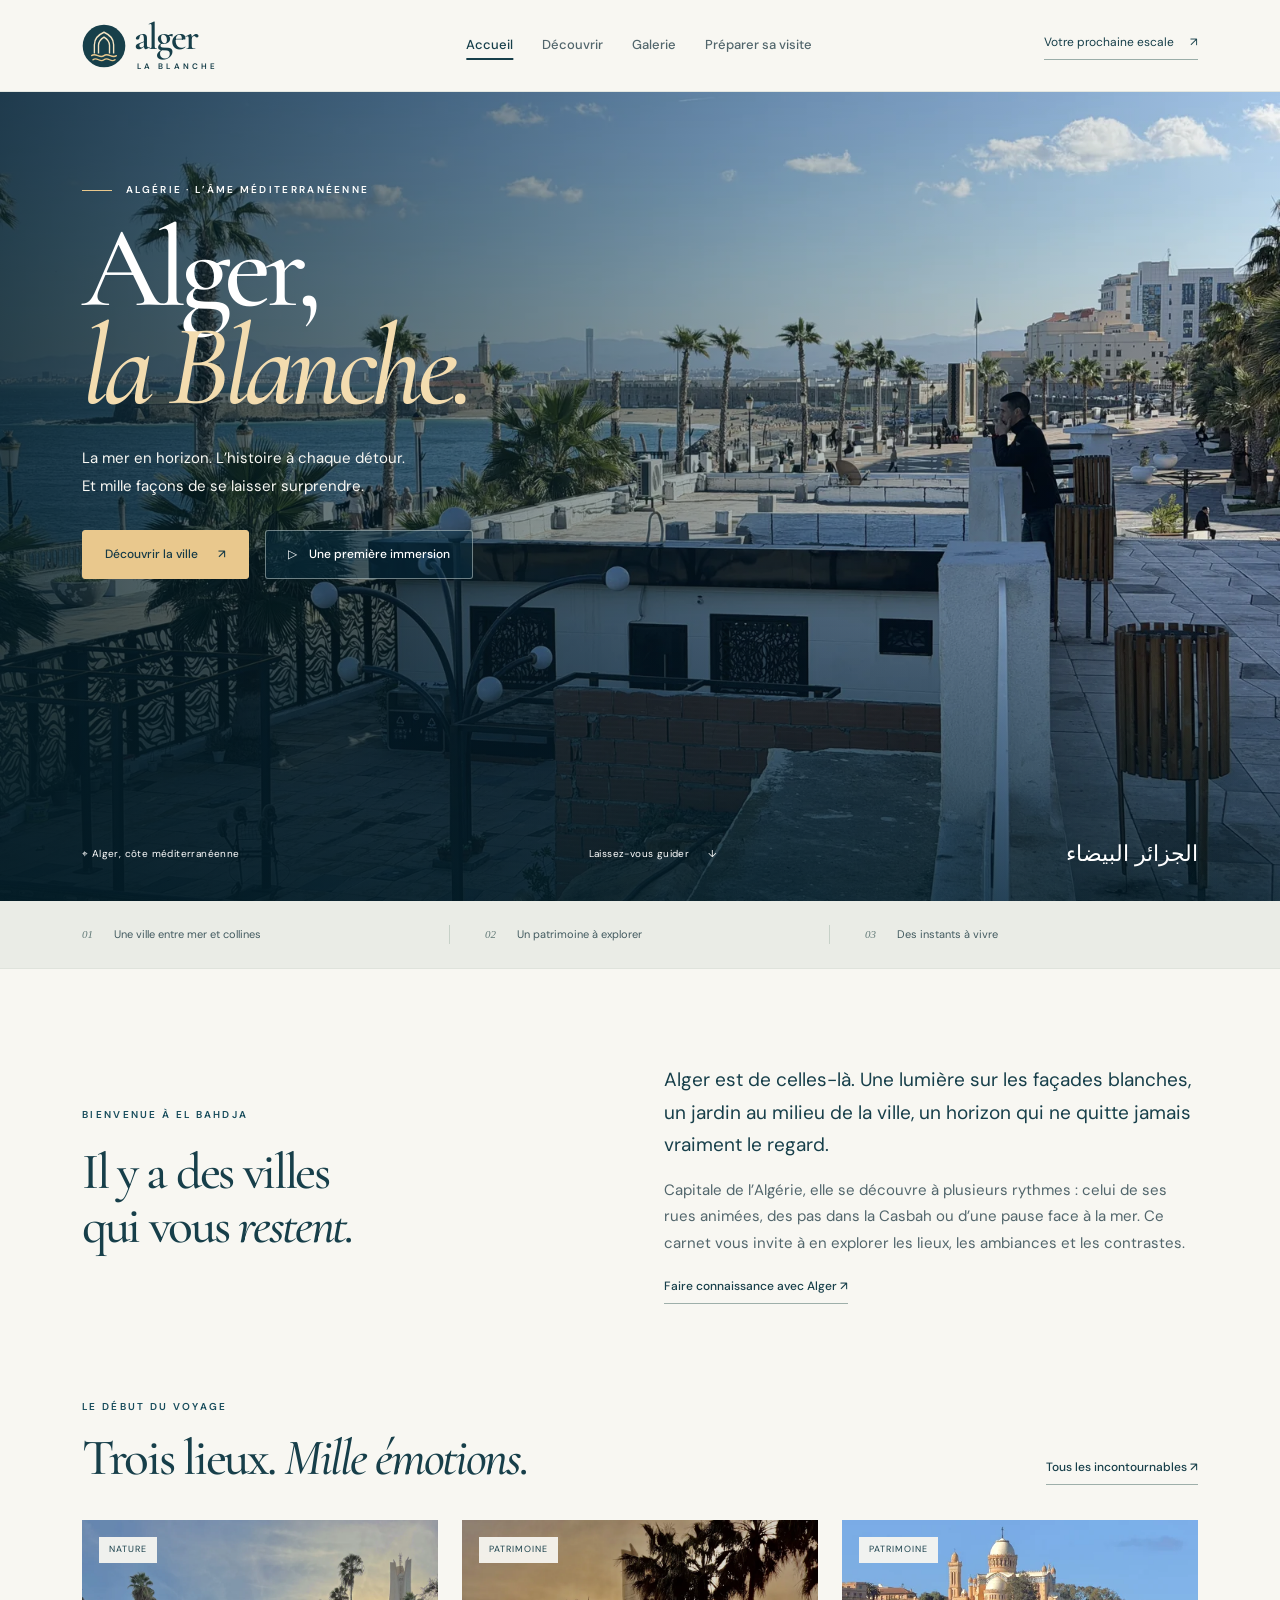
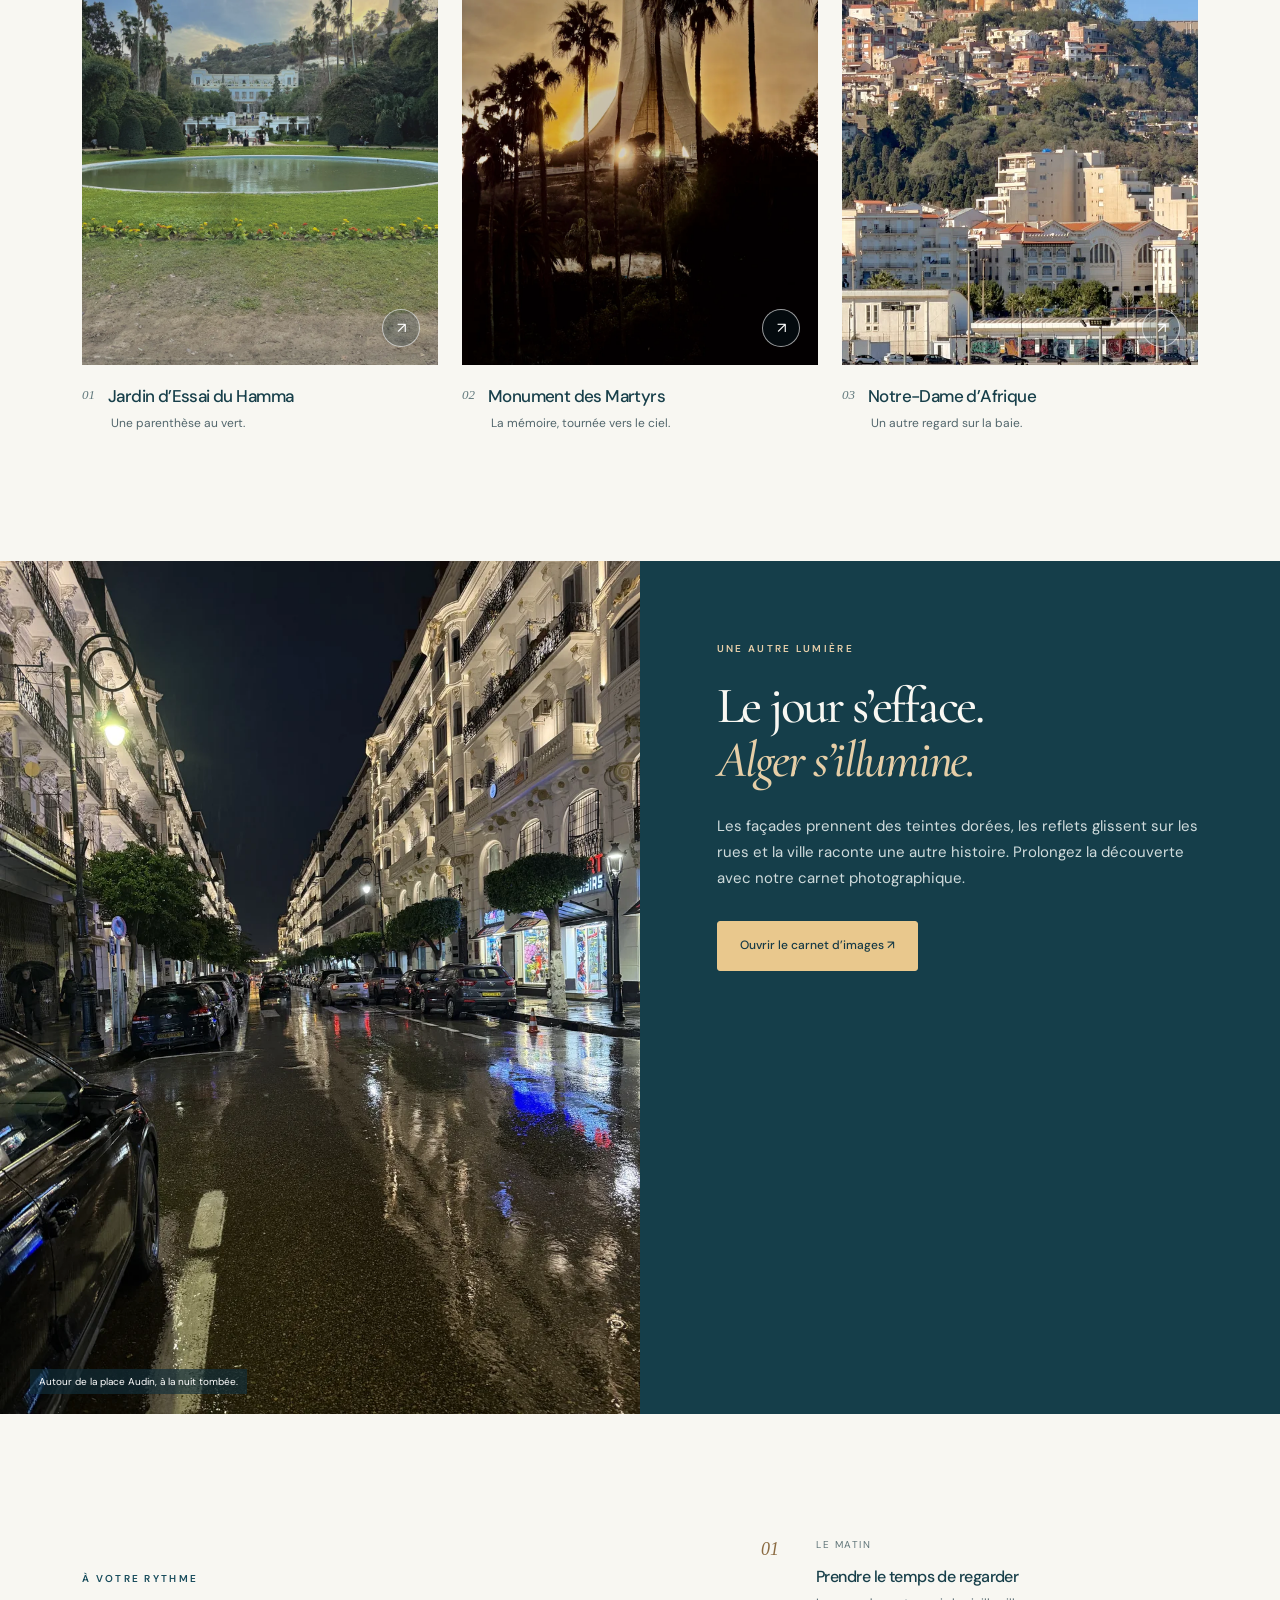
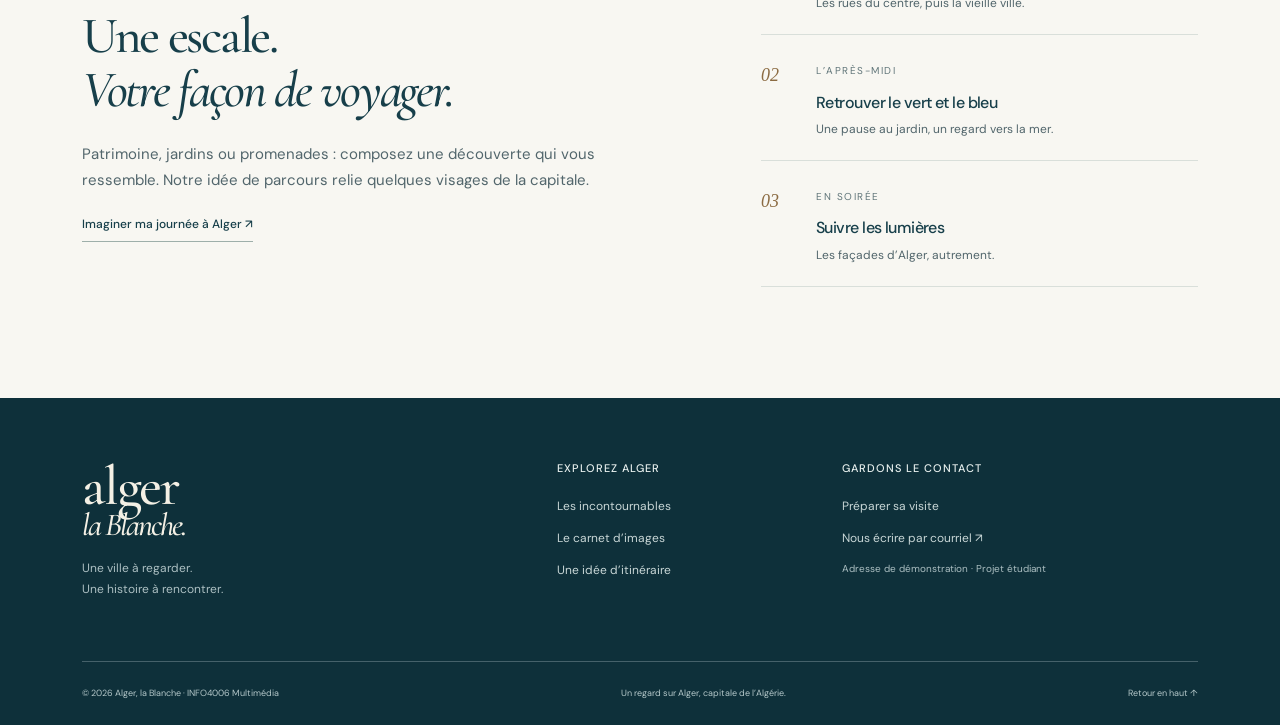
<file: index.html>
<!doctype html>
<html lang="fr">
<head>
<meta charset="utf-8">
<meta name="viewport" content="width=device-width, initial-scale=1">
<meta name="description" content="Découvrez Alger, ses jardins, ses monuments et son front de mer à travers un carnet de voyage photographique.">
<meta name="theme-color" content="#133e4c">
<title>Une escale méditerranéenne | Alger, la Blanche</title>
<link rel="icon" href="images/logo.svg" type="image/svg+xml">
<link rel="stylesheet" href="vendor/bootstrap.min.css">
<link rel="stylesheet" href="css/style.css">
<script src="vendor/bootstrap.bundle.min.js" defer>
</script>
<script src="js/main.js" defer>
</script>
</head>
<body id="haut">
<a class="skip-link" href="#contenu">Aller au contenu</a>
<header class="site-header">
<nav class="navbar navbar-expand-lg" aria-label="Navigation principale">
<div class="container">
<a class="navbar-brand d-flex align-items-center gap-2" href="index.html" aria-label="Alger la Blanche — Accueil">
<img src="images/logo.svg" width="44" height="44" alt="">
<span class="brand-name">alger<span class="brand-sub">LA BLANCHE</span>
</span>
</a>
<button class="navbar-toggler" type="button" data-bs-toggle="collapse" data-bs-target="#navigation" aria-controls="navigation" aria-expanded="false" aria-label="Ouvrir le menu">
<span class="navbar-toggler-icon">
</span>
</button>
<div class="collapse navbar-collapse" id="navigation">
<ul class="navbar-nav mx-auto gap-lg-3">
<li class="nav-item">
<a class="nav-link active" href="index.html" aria-current="page">Accueil</a>
</li>
<li class="nav-item">
<a class="nav-link" href="apropos.html">Découvrir</a>
</li>
<li class="nav-item">
<a class="nav-link" href="multimedia.html">Galerie</a>
</li>
<li class="nav-item">
<a class="nav-link" href="contact.html">Préparer sa visite</a>
</li>
</ul>
<a href="apropos.html#itineraire" class="nav-trip">Votre prochaine escale <span aria-hidden="true">↗</span>
</a>
</div>
</div>
</nav>
</header>
<main id="contenu">
<section class="hero">
<img class="hero-image" src="images/front-de-mer-1600.webp" srcset="images/front-de-mer-960.webp 960w, images/front-de-mer-1600.webp 1600w, images/front-de-mer-2200.webp 2200w" sizes="100vw" width="2200" height="1650" fetchpriority="high" alt="Palmiers et promenade du front de mer d’Alger face à la Méditerranée.">
<div class="hero-shade">
</div>
<div class="container hero-content">
<p class="eyebrow">
<span class="little-line">
</span> ALGÉRIE · L’ÂME MÉDITERRANÉENNE</p>
<h1>Alger,<br>
<em>la Blanche.</em>
</h1>
<p class="hero-description">La mer en horizon. L’histoire à chaque détour.<br>Et mille façons de se laisser surprendre.</p>
<div class="d-flex flex-wrap gap-3">
<a class="btn btn-sand" href="apropos.html">Découvrir la ville <span aria-hidden="true">↗</span>
</a>
<a class="btn btn-glass" href="multimedia.html#films">
<span aria-hidden="true">▷</span> Une première immersion</a>
</div>
</div>
<div class="hero-bottom container">
<span>
<span aria-hidden="true">⌖</span> Alger, côte méditerranéenne</span>
<a href="#escale">Laissez-vous guider <span aria-hidden="true">↓</span>
</a>
<span class="hero-arabic" lang="ar" dir="rtl">الجزائر البيضاء</span>
</div>
</section>
<div class="intro-strip">
<div class="container">
<div class="row gy-3">
<div class="col-md-4">
<span>01</span> Une ville entre mer et collines</div>
<div class="col-md-4">
<span>02</span> Un patrimoine à explorer</div>
<div class="col-md-4">
<span>03</span> Des instants à vivre</div>
</div>
</div>
</div>
<section class="section-space" id="escale">
<div class="container">
<div class="row align-items-center g-5">
<div class="col-lg-5">
<p class="eyebrow">BIENVENUE À EL BAHDJA</p>
<h2>Il y a des villes<br>qui vous <em>restent.</em>
</h2>
</div>
<div class="col-lg-6 offset-lg-1">
<p class="lead-copy">Alger est de celles-là. Une lumière sur les façades blanches, un jardin au milieu de la ville, un horizon qui ne quitte jamais vraiment le regard.</p>
<p>Capitale de l’Algérie, elle se découvre à plusieurs rythmes : celui de ses rues animées, des pas dans la Casbah ou d’une pause face à la mer. Ce carnet vous invite à en explorer les lieux, les ambiances et les contrastes.</p>
<a class="text-link" href="apropos.html">Faire connaissance avec Alger <span aria-hidden="true">↗</span>
</a>
</div>
</div>
</div>
</section>
<section class="section-space pt-0">
<div class="container">
<div class="section-heading">
<div>
<p class="eyebrow">LE DÉBUT DU VOYAGE</p>
<h2>Trois lieux. <em>Mille émotions.</em>
</h2>
</div>
<a class="text-link" href="apropos.html#lieux">Tous les incontournables ↗</a>
</div>
<div class="row g-4">
<div class="col-md-4">
<article class="card destination-card h-100">
<a class="card-photo" href="apropos.html#jardin-essai">
<img src="images/jardin-essai-960.webp" srcset="images/jardin-essai-480.webp 480w, images/jardin-essai-960.webp 960w, images/jardin-essai-1600.webp 1600w" sizes="(max-width: 575px) 100vw, (max-width: 991px) 50vw, 40vw" width="960" height="720" alt="Bassin et allées du Jardin d’Essai, avec le Monument des Martyrs sur la colline." class="img-fluid " loading="lazy" decoding="async">
<span class="image-tag">Nature</span>
<span class="round-arrow" aria-hidden="true">↗</span>
</a>
<div class="card-body px-0">
<span class="card-number">01</span>
<h3>
<a href="apropos.html#jardin-essai">Jardin d’Essai du Hamma</a>
</h3>
<p>Une parenthèse au vert.</p>
</div>
</article>
</div>
<div class="col-md-4">
<article class="card destination-card h-100">
<a class="card-photo" href="apropos.html#monument-martyrs">
<img src="images/monument-martyrs-960.webp" srcset="images/monument-martyrs-480.webp 480w, images/monument-martyrs-960.webp 960w, images/monument-martyrs-1600.webp 1600w" sizes="(max-width: 575px) 100vw, (max-width: 991px) 50vw, 40vw" width="960" height="720" alt="Monument des Martyrs entre les palmiers dans la lumière dorée du coucher du soleil." class="img-fluid " loading="lazy" decoding="async">
<span class="image-tag">Patrimoine</span>
<span class="round-arrow" aria-hidden="true">↗</span>
</a>
<div class="card-body px-0">
<span class="card-number">02</span>
<h3>
<a href="apropos.html#monument-martyrs">Monument des Martyrs</a>
</h3>
<p>La mémoire, tournée vers le ciel.</p>
</div>
</article>
</div>
<div class="col-md-4">
<article class="card destination-card h-100">
<a class="card-photo" href="apropos.html#notre-dame-afrique">
<img src="images/notre-dame-afrique-960.webp" srcset="images/notre-dame-afrique-480.webp 480w, images/notre-dame-afrique-960.webp 960w, images/notre-dame-afrique-1600.webp 1600w" sizes="(max-width: 575px) 100vw, (max-width: 991px) 50vw, 40vw" width="960" height="720" alt="Basilique Notre-Dame d’Afrique dominant les maisons de la colline." class="img-fluid " loading="lazy" decoding="async">
<span class="image-tag">Patrimoine</span>
<span class="round-arrow" aria-hidden="true">↗</span>
</a>
<div class="card-body px-0">
<span class="card-number">03</span>
<h3>
<a href="apropos.html#notre-dame-afrique">Notre-Dame d’Afrique</a>
</h3>
<p>Un autre regard sur la baie.</p>
</div>
</article>
</div>
</div>
</div>
</section>
<section class="night-section">
<div class="row g-0">
<div class="col-lg-6 night-photo">
<img src="images/place-audin-960.webp" srcset="images/place-audin-480.webp 480w, images/place-audin-960.webp 960w, images/place-audin-1600.webp 1600w" sizes="(max-width: 575px) 100vw, (max-width: 991px) 50vw, 40vw" width="960" height="720" alt="Rue près de la place Audin, façades blanches et lumières reflétées sur la chaussée humide." class="img-fluid " loading="lazy" decoding="async">
<span class="photo-caption">Autour de la place Audin, à la nuit tombée.</span>
</div>
<div class="col-lg-6 night-copy">
<p class="eyebrow">UNE AUTRE LUMIÈRE</p>
<h2>Le jour s’efface.<br>
<em>Alger s’illumine.</em>
</h2>
<p>Les façades prennent des teintes dorées, les reflets glissent sur les rues et la ville raconte une autre histoire. Prolongez la découverte avec notre carnet photographique.</p>
<a href="multimedia.html" class="btn btn-sand">Ouvrir le carnet d’images ↗</a>
</div>
</div>
</section>
<section class="section-space">
<div class="container">
<div class="row g-5 align-items-center">
<div class="col-lg-6">
<p class="eyebrow">À VOTRE RYTHME</p>
<h2>Une escale.<br>
<em>Votre façon de voyager.</em>
</h2>
<p class="mt-4">Patrimoine, jardins ou promenades : composez une découverte qui vous ressemble. Notre idée de parcours relie quelques visages de la capitale.</p>
<a href="apropos.html#itineraire" class="text-link">Imaginer ma journée à Alger ↗</a>
</div>
<div class="col-lg-5 offset-lg-1">
<ol class="home-itinerary">
<li>
<span>Le matin</span>
<h3>Prendre le temps de regarder</h3>
<p>Les rues du centre, puis la vieille ville.</p>
</li>
<li>
<span>L’après-midi</span>
<h3>Retrouver le vert et le bleu</h3>
<p>Une pause au jardin, un regard vers la mer.</p>
</li>
<li>
<span>En soirée</span>
<h3>Suivre les lumières</h3>
<p>Les façades d’Alger, autrement.</p>
</li>
</ol>
</div>
</div>
</div>
</section>
</main>
<footer class="site-footer">
<div class="container">
<div class="row gy-4 align-items-start">
<div class="col-lg-5">
<a class="footer-brand" href="index.html">alger<span>la Blanche.</span>
</a>
<p>Une ville à regarder.<br>Une histoire à rencontrer.</p>
</div>
<div class="col-6 col-lg-3">
<h2>Explorez Alger</h2>
<a href="apropos.html">Les incontournables</a>
<a href="multimedia.html">Le carnet d’images</a>
<a href="apropos.html#itineraire">Une idée d’itinéraire</a>
</div>
<div class="col-6 col-lg-4">
<h2>Gardons le contact</h2>
<a href="contact.html">Préparer sa visite</a>
<a href="mailto:bonjour@alger-la-blanche.example">Nous écrire par courriel ↗</a>
<p class="footer-note">Adresse de démonstration · Projet étudiant</p>
</div>
</div>
<div class="footer-bottom d-flex flex-wrap justify-content-between gap-2">
<span>© 2026 Alger, la Blanche · INFO4006 Multimédia</span>
<span>Un regard sur Alger, capitale de l’Algérie.</span>
<a href="#haut">Retour en haut ↑</a>
</div>
</div>
</footer>
</body>
</html>
</file>
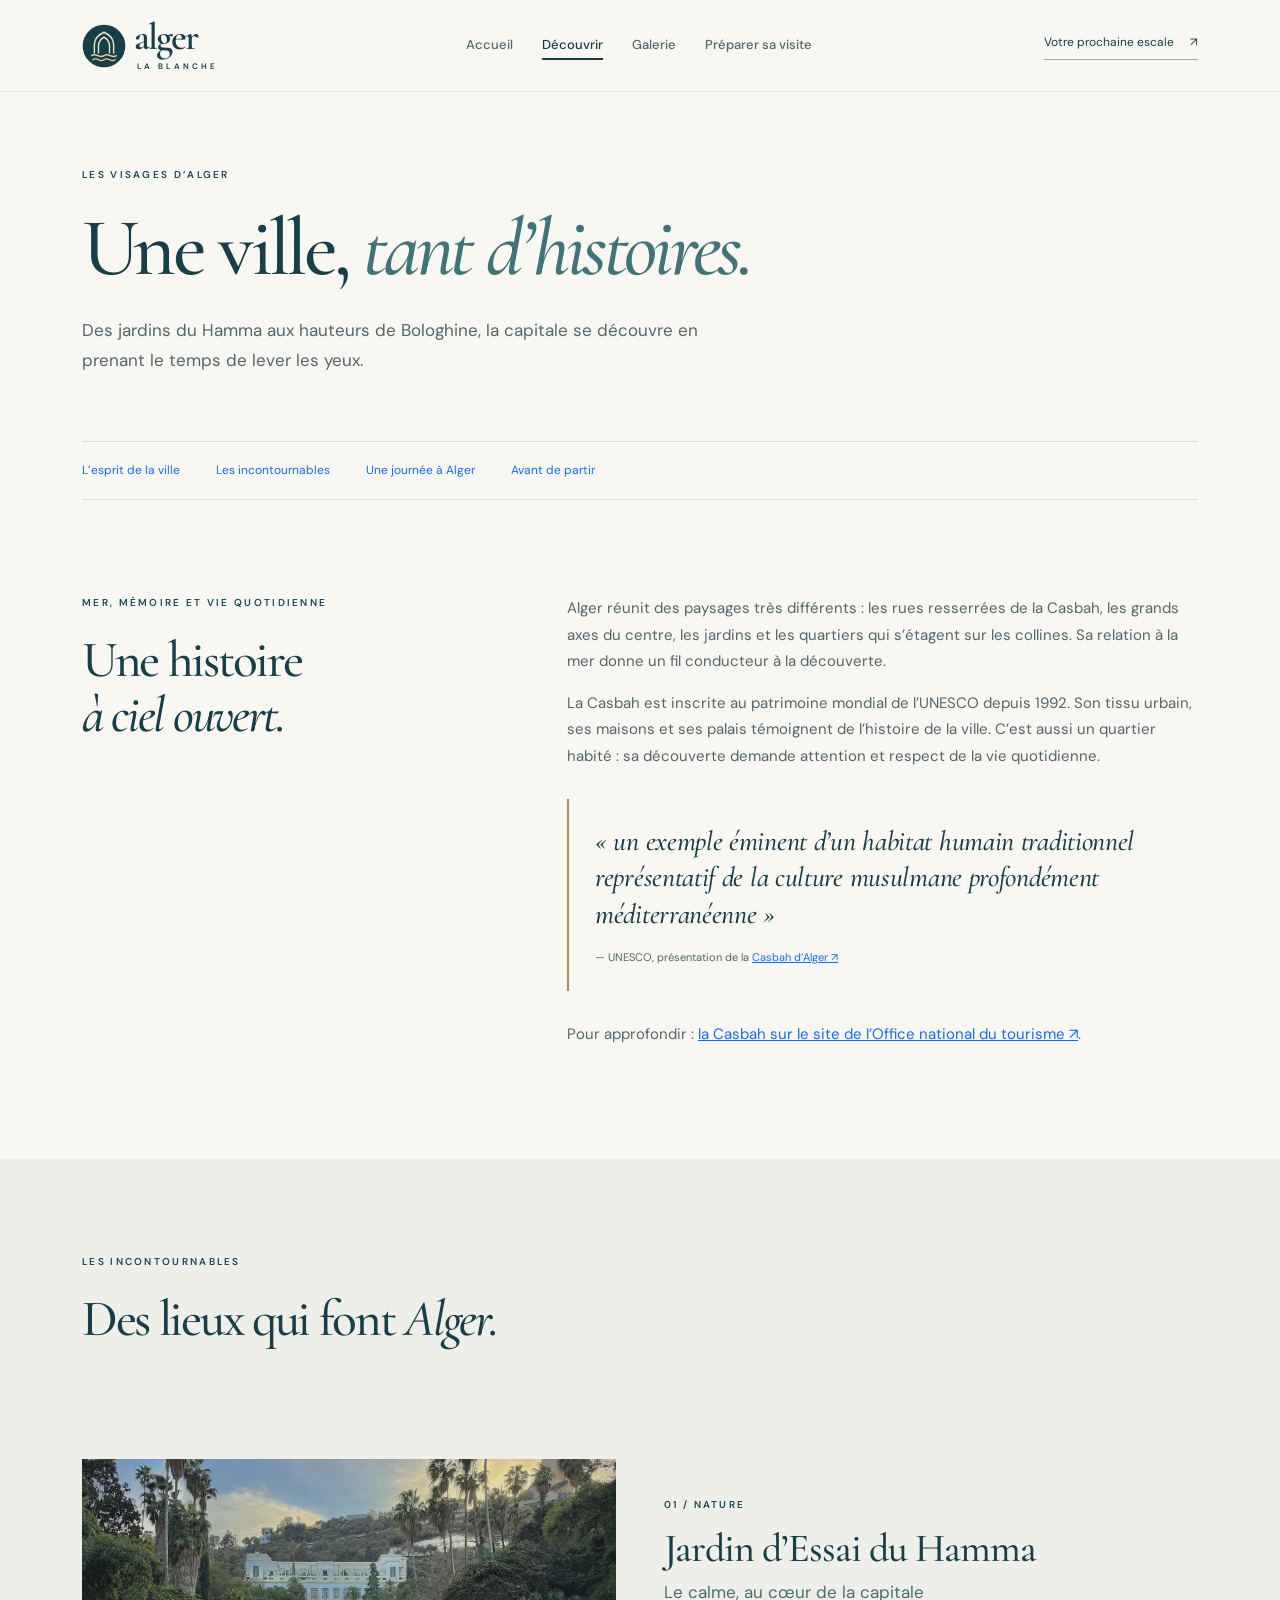
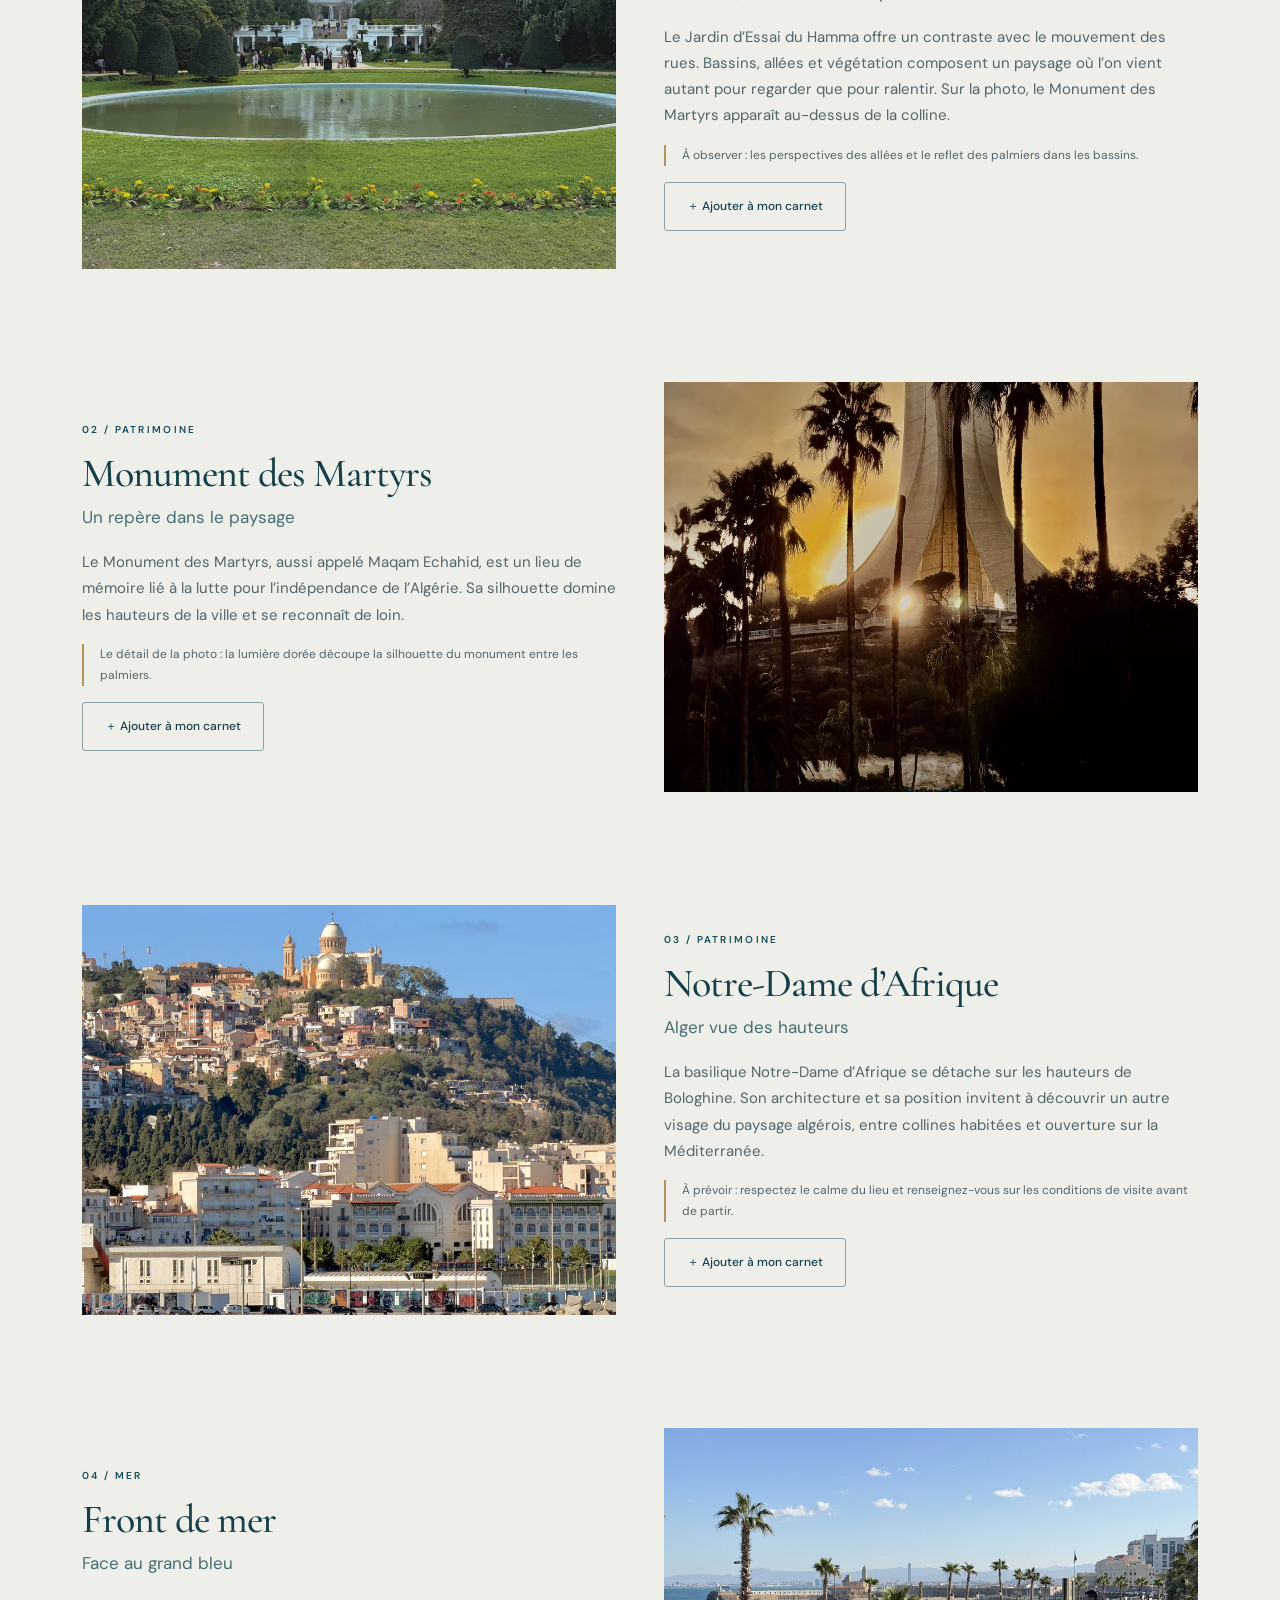
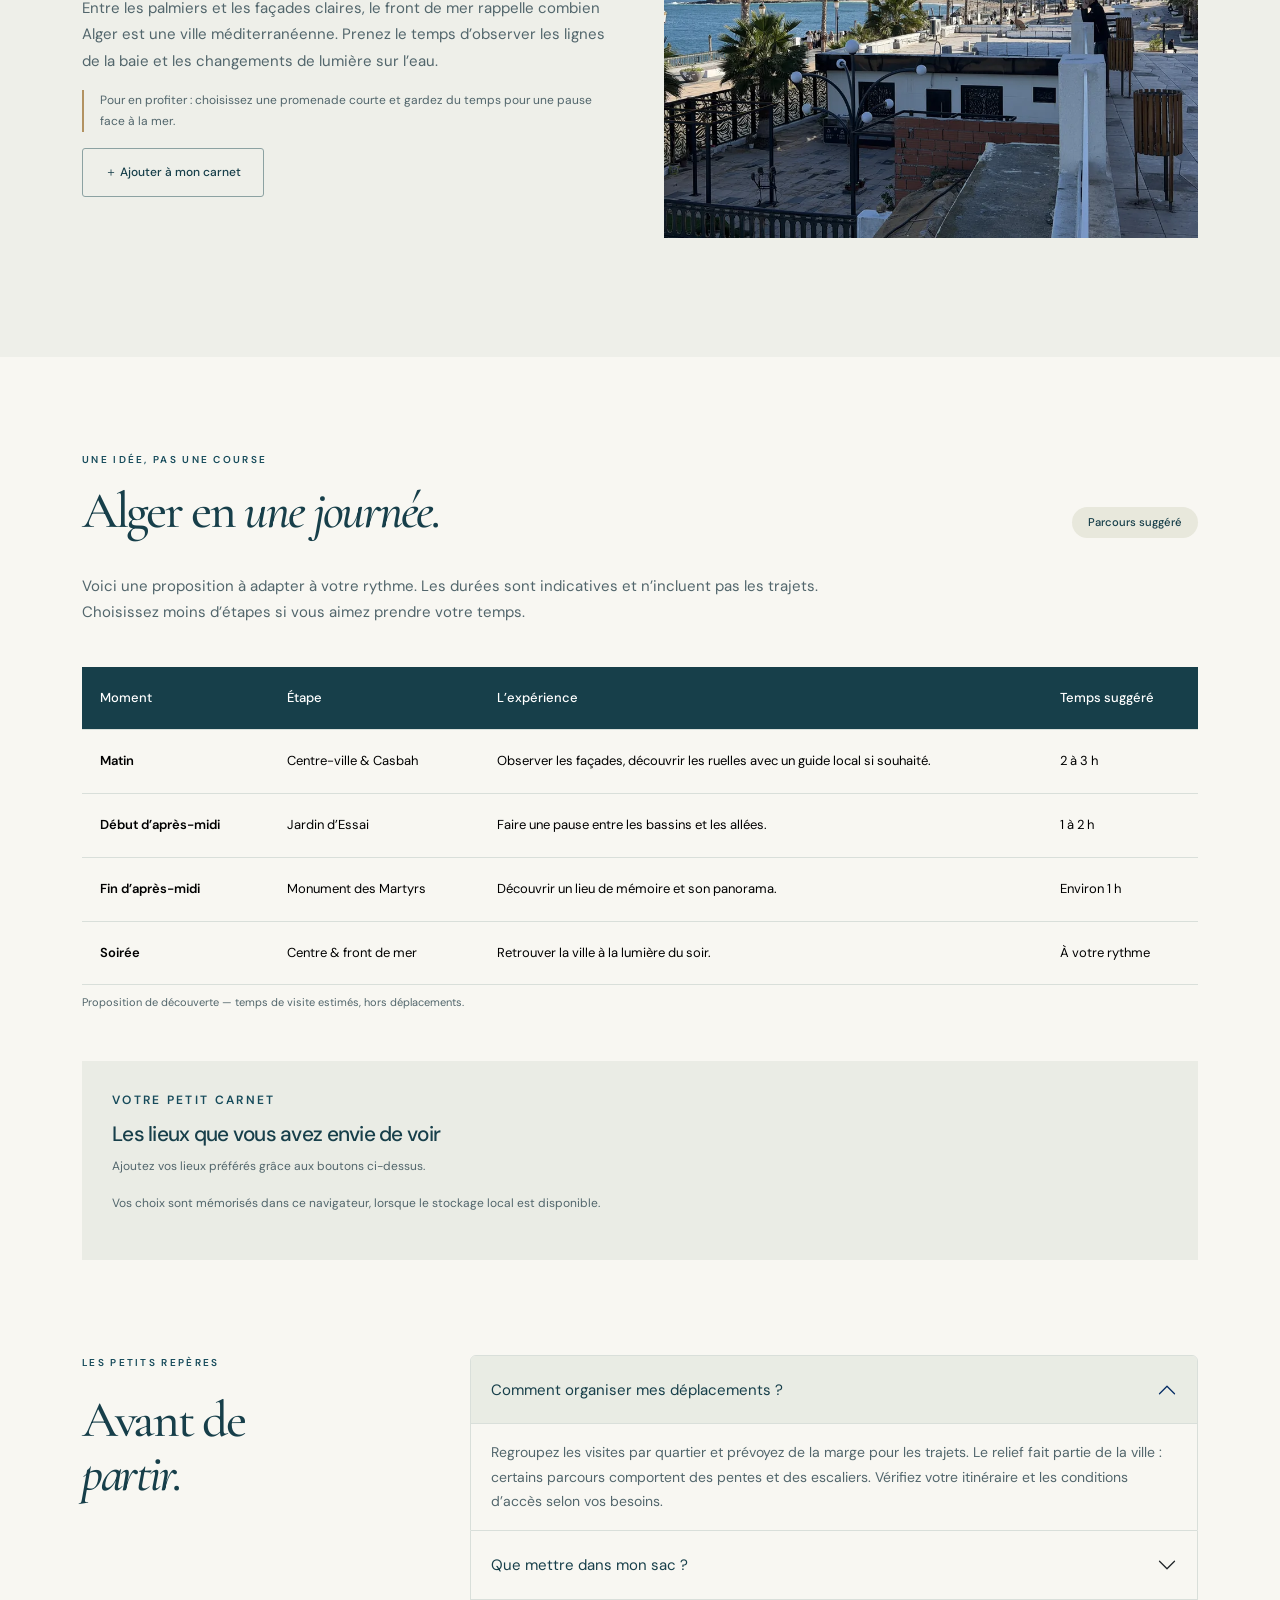
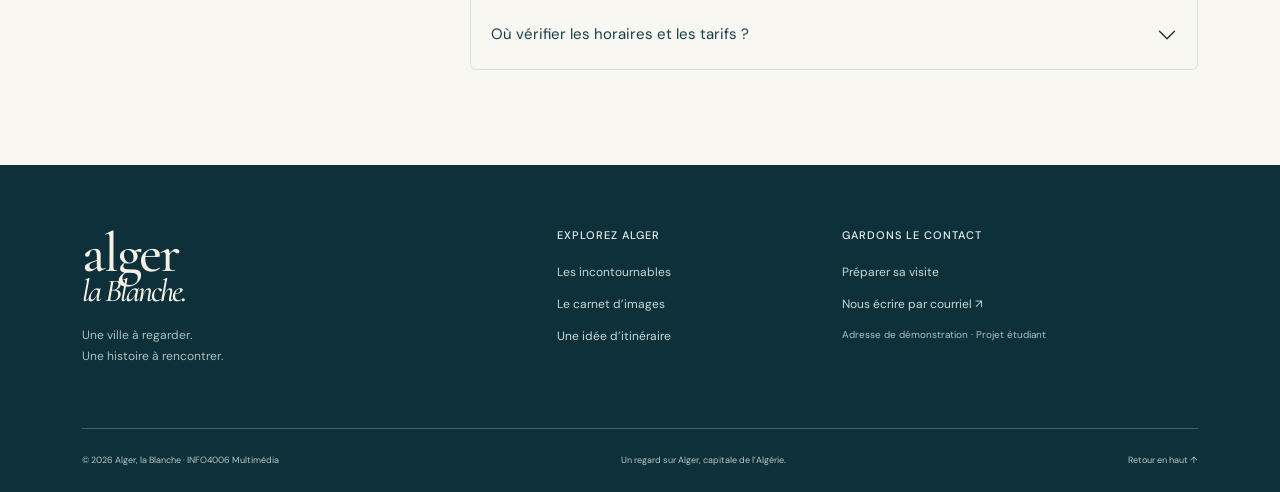
<file: apropos.html>
<!doctype html>
<html lang="fr">
<head>
<meta charset="utf-8">
<meta name="viewport" content="width=device-width, initial-scale=1">
<meta name="description" content="Explorez le Jardin d’Essai, le Monument des Martyrs, Notre-Dame d’Afrique et le front de mer ; imaginez votre journée à Alger.">
<meta name="theme-color" content="#133e4c">
<title>Découvrir Alger | Alger, la Blanche</title>
<link rel="icon" href="images/logo.svg" type="image/svg+xml">
<link rel="stylesheet" href="vendor/bootstrap.min.css">
<link rel="stylesheet" href="css/style.css">
<script src="vendor/bootstrap.bundle.min.js" defer>
</script>
<script src="js/main.js" defer>
</script>
</head>
<body id="haut">
<a class="skip-link" href="#contenu">Aller au contenu</a>
<header class="site-header">
<nav class="navbar navbar-expand-lg" aria-label="Navigation principale">
<div class="container">
<a class="navbar-brand d-flex align-items-center gap-2" href="index.html" aria-label="Alger la Blanche — Accueil">
<img src="images/logo.svg" width="44" height="44" alt="">
<span class="brand-name">alger<span class="brand-sub">LA BLANCHE</span>
</span>
</a>
<button class="navbar-toggler" type="button" data-bs-toggle="collapse" data-bs-target="#navigation" aria-controls="navigation" aria-expanded="false" aria-label="Ouvrir le menu">
<span class="navbar-toggler-icon">
</span>
</button>
<div class="collapse navbar-collapse" id="navigation">
<ul class="navbar-nav mx-auto gap-lg-3">
<li class="nav-item">
<a class="nav-link" href="index.html">Accueil</a>
</li>
<li class="nav-item">
<a class="nav-link active" href="apropos.html" aria-current="page">Découvrir</a>
</li>
<li class="nav-item">
<a class="nav-link" href="multimedia.html">Galerie</a>
</li>
<li class="nav-item">
<a class="nav-link" href="contact.html">Préparer sa visite</a>
</li>
</ul>
<a href="apropos.html#itineraire" class="nav-trip">Votre prochaine escale <span aria-hidden="true">↗</span>
</a>
</div>
</div>
</nav>
</header>
<main id="contenu">
<section class="page-intro">
<div class="container">
<p class="eyebrow">LES VISAGES D’ALGER</p>
<h1>Une ville, <em>tant d’histoires.</em>
</h1>
<p class="intro-lead">Des jardins du Hamma aux hauteurs de Bologhine, la capitale se découvre en prenant le temps de lever les yeux.</p>
</div>
</section>
<div class="container">
<nav aria-label="Dans cette page" class="section-nav d-flex flex-wrap gap-3">
<a href="#histoire">L’esprit de la ville</a>
<a href="#lieux">Les incontournables</a>
<a href="#itineraire">Une journée à Alger</a>
<a href="#conseils">Avant de partir</a>
</nav>
</div>
<section class="section-space" id="histoire">
<div class="container">
<div class="row g-5">
<div class="col-lg-5">
<p class="eyebrow">MER, MÉMOIRE ET VIE QUOTIDIENNE</p>
<h2>Une histoire<br>
<em>à ciel ouvert.</em>
</h2>
</div>
<div class="col-lg-7">
<p>Alger réunit des paysages très différents : les rues resserrées de la Casbah, les grands axes du centre, les jardins et les quartiers qui s’étagent sur les collines. Sa relation à la mer donne un fil conducteur à la découverte.</p>
<p>La Casbah est inscrite au patrimoine mondial de l’UNESCO depuis 1992. Son tissu urbain, ses maisons et ses palais témoignent de l’histoire de la ville. C’est aussi un quartier habité : sa découverte demande attention et respect de la vie quotidienne.</p>
<figure class="quote">
<blockquote>
<p>« un exemple éminent d’un habitat humain traditionnel représentatif de la culture musulmane profondément méditerranéenne »</p>
</blockquote>
<figcaption>— UNESCO, présentation de la <a href="https://whc.unesco.org/fr/list/565/" target="_blank" rel="noopener noreferrer">Casbah d’Alger ↗</a>
</figcaption>
</figure>
<p>Pour approfondir : <a href="https://ont.dz/en/destination/kasbahofalgiers/" target="_blank" rel="noopener noreferrer">la Casbah sur le site de l’Office national du tourisme ↗</a>.</p>
</div>
</div>
</div>
</section>
<section class="section-space soft-section" id="lieux">
<div class="container">
<p class="eyebrow">LES INCONTOURNABLES</p>
<h2>Des lieux qui font <em>Alger.</em>
</h2>
<article class="landmark row g-4 g-lg-5 align-items-center" id="jardin-essai">
<div class="col-md-6">
<img src="images/jardin-essai-960.webp" srcset="images/jardin-essai-480.webp 480w, images/jardin-essai-960.webp 960w, images/jardin-essai-1600.webp 1600w" sizes="(max-width: 575px) 100vw, (max-width: 991px) 50vw, 40vw" width="960" height="720" alt="Bassin et allées du Jardin d’Essai, avec le Monument des Martyrs sur la colline." class="img-fluid landmark-photo" loading="lazy" decoding="async">
</div>
<div class="col-md-6">
<p class="eyebrow">01 / NATURE</p>
<h3>Jardin d’Essai du Hamma</h3>
<p class="landmark-sub">Le calme, au cœur de la capitale</p>
<p>Le Jardin d’Essai du Hamma offre un contraste avec le mouvement des rues. Bassins, allées et végétation composent un paysage où l’on vient autant pour regarder que pour ralentir. Sur la photo, le Monument des Martyrs apparaît au-dessus de la colline.</p>
<p class="tip">À observer : les perspectives des allées et le reflet des palmiers dans les bassins.</p>
<button class="btn btn-outline-brand save-place" type="button" data-place="Jardin d’Essai du Hamma" aria-pressed="false">
<span aria-hidden="true">＋</span> Ajouter à mon carnet</button>
</div>
</article>
<article class="landmark row g-4 g-lg-5 align-items-center" id="monument-martyrs">
<div class="col-md-6 order-md-2">
<img src="images/monument-martyrs-960.webp" srcset="images/monument-martyrs-480.webp 480w, images/monument-martyrs-960.webp 960w, images/monument-martyrs-1600.webp 1600w" sizes="(max-width: 575px) 100vw, (max-width: 991px) 50vw, 40vw" width="960" height="720" alt="Monument des Martyrs entre les palmiers dans la lumière dorée du coucher du soleil." class="img-fluid landmark-photo" loading="lazy" decoding="async">
</div>
<div class="col-md-6">
<p class="eyebrow">02 / PATRIMOINE</p>
<h3>Monument des Martyrs</h3>
<p class="landmark-sub">Un repère dans le paysage</p>
<p>Le Monument des Martyrs, aussi appelé Maqam Echahid, est un lieu de mémoire lié à la lutte pour l’indépendance de l’Algérie. Sa silhouette domine les hauteurs de la ville et se reconnaît de loin.</p>
<p class="tip">Le détail de la photo : la lumière dorée découpe la silhouette du monument entre les palmiers.</p>
<button class="btn btn-outline-brand save-place" type="button" data-place="Monument des Martyrs" aria-pressed="false">
<span aria-hidden="true">＋</span> Ajouter à mon carnet</button>
</div>
</article>
<article class="landmark row g-4 g-lg-5 align-items-center" id="notre-dame-afrique">
<div class="col-md-6">
<img src="images/notre-dame-afrique-960.webp" srcset="images/notre-dame-afrique-480.webp 480w, images/notre-dame-afrique-960.webp 960w, images/notre-dame-afrique-1600.webp 1600w" sizes="(max-width: 575px) 100vw, (max-width: 991px) 50vw, 40vw" width="960" height="720" alt="Basilique Notre-Dame d’Afrique dominant les maisons de la colline." class="img-fluid landmark-photo" loading="lazy" decoding="async">
</div>
<div class="col-md-6">
<p class="eyebrow">03 / PATRIMOINE</p>
<h3>Notre-Dame d’Afrique</h3>
<p class="landmark-sub">Alger vue des hauteurs</p>
<p>La basilique Notre-Dame d’Afrique se détache sur les hauteurs de Bologhine. Son architecture et sa position invitent à découvrir un autre visage du paysage algérois, entre collines habitées et ouverture sur la Méditerranée.</p>
<p class="tip">À prévoir : respectez le calme du lieu et renseignez-vous sur les conditions de visite avant de partir.</p>
<button class="btn btn-outline-brand save-place" type="button" data-place="Notre-Dame d’Afrique" aria-pressed="false">
<span aria-hidden="true">＋</span> Ajouter à mon carnet</button>
</div>
</article>
<article class="landmark row g-4 g-lg-5 align-items-center" id="front-de-mer">
<div class="col-md-6 order-md-2">
<img src="images/front-de-mer-960.webp" srcset="images/front-de-mer-480.webp 480w, images/front-de-mer-960.webp 960w, images/front-de-mer-1600.webp 1600w" sizes="(max-width: 575px) 100vw, (max-width: 991px) 50vw, 40vw" width="960" height="720" alt="Promenade bordée de palmiers, remparts et eau bleue sur le front de mer d’Alger." class="img-fluid landmark-photo" loading="lazy" decoding="async">
</div>
<div class="col-md-6">
<p class="eyebrow">04 / MER</p>
<h3>Front de mer</h3>
<p class="landmark-sub">Face au grand bleu</p>
<p>Entre les palmiers et les façades claires, le front de mer rappelle combien Alger est une ville méditerranéenne. Prenez le temps d’observer les lignes de la baie et les changements de lumière sur l’eau.</p>
<p class="tip">Pour en profiter : choisissez une promenade courte et gardez du temps pour une pause face à la mer.</p>
<button class="btn btn-outline-brand save-place" type="button" data-place="Front de mer" aria-pressed="false">
<span aria-hidden="true">＋</span> Ajouter à mon carnet</button>
</div>
</article>
<p class="small mt-4" role="status" id="save-status" aria-live="polite">
</p>
</div>
</section>
<section class="section-space" id="itineraire">
<div class="container">
<div class="section-heading">
<div>
<p class="eyebrow">UNE IDÉE, PAS UNE COURSE</p>
<h2>Alger en <em>une journée.</em>
</h2>
</div>
<span class="badge rounded-pill itinerary-badge">Parcours suggéré</span>
</div>
<p class="max-copy">Voici une proposition à adapter à votre rythme. Les durées sont indicatives et n’incluent pas les trajets. Choisissez moins d’étapes si vous aimez prendre votre temps.</p>
<div class="table-responsive" tabindex="0" role="region" aria-label="Itinéraire suggéré, défilable sur petit écran">
<table class="table itinerary-table">
<caption>Proposition de découverte — temps de visite estimés, hors déplacements.</caption>
<thead>
<tr>
<th scope="col">Moment</th>
<th scope="col">Étape</th>
<th scope="col">L’expérience</th>
<th scope="col">Temps suggéré</th>
</tr>
</thead>
<tbody>
<tr>
<th scope="row">Matin</th>
<td>Centre-ville &amp; Casbah</td>
<td>Observer les façades, découvrir les ruelles avec un guide local si souhaité.</td>
<td>2 à 3 h</td>
</tr>
<tr>
<th scope="row">Début d’après-midi</th>
<td>Jardin d’Essai</td>
<td>Faire une pause entre les bassins et les allées.</td>
<td>1 à 2 h</td>
</tr>
<tr>
<th scope="row">Fin d’après-midi</th>
<td>Monument des Martyrs</td>
<td>Découvrir un lieu de mémoire et son panorama.</td>
<td>Environ 1 h</td>
</tr>
<tr>
<th scope="row">Soirée</th>
<td>Centre &amp; front de mer</td>
<td>Retrouver la ville à la lumière du soir.</td>
<td>À votre rythme</td>
</tr>
</tbody>
</table>
</div>
<div class="carnet-panel mt-4">
<div>
<p class="eyebrow">VOTRE PETIT CARNET</p>
<h3>Les lieux que vous avez envie de voir</h3>
<p id="saved-empty">Ajoutez vos lieux préférés grâce aux boutons ci-dessus.</p>
<ul id="saved-list" class="mb-3">
</ul>
<p id="storage-note" class="small">Vos choix sont mémorisés dans ce navigateur, lorsque le stockage local est disponible.</p>
</div>
<button type="button" id="clear-saved" class="btn btn-outline-brand" hidden>Vider mon carnet</button>
</div>
</div>
</section>
<section class="section-space pt-0" id="conseils">
<div class="container">
<div class="row g-5">
<div class="col-lg-4">
<p class="eyebrow">LES PETITS REPÈRES</p>
<h2>Avant de<br>
<em>partir.</em>
</h2>
</div>
<div class="col-lg-8">
<div class="accordion" id="travel-faq">
<div class="accordion-item">
<h3 class="accordion-header">
<button class="accordion-button" type="button" data-bs-toggle="collapse" data-bs-target="#faq-one" aria-expanded="true" aria-controls="faq-one">Comment organiser mes déplacements ?</button>
</h3>
<div id="faq-one" class="accordion-collapse collapse show" data-bs-parent="#travel-faq">
<div class="accordion-body">Regroupez les visites par quartier et prévoyez de la marge pour les trajets. Le relief fait partie de la ville : certains parcours comportent des pentes et des escaliers. Vérifiez votre itinéraire et les conditions d’accès selon vos besoins.</div>
</div>
</div>
<div class="accordion-item">
<h3 class="accordion-header">
<button class="accordion-button collapsed" type="button" data-bs-toggle="collapse" data-bs-target="#faq-two" aria-expanded="false" aria-controls="faq-two">Que mettre dans mon sac ?</button>
</h3>
<div id="faq-two" class="accordion-collapse collapse" data-bs-parent="#travel-faq">
<div class="accordion-body">
<ul class="mb-0">
<li>Des chaussures adaptées à la marche.</li>
<li>De l’eau et une protection solaire selon la météo.</li>
<li>Votre appareil photo, en demandant l’accord des personnes photographiées.</li>
<li>Une tenue respectueuse pour les lieux de culte.</li>
</ul>
</div>
</div>
</div>
<div class="accordion-item">
<h3 class="accordion-header">
<button class="accordion-button collapsed" type="button" data-bs-toggle="collapse" data-bs-target="#faq-three" aria-expanded="false" aria-controls="faq-three">Où vérifier les horaires et les tarifs ?</button>
</h3>
<div id="faq-three" class="accordion-collapse collapse" data-bs-parent="#travel-faq">
<div class="accordion-body">Ce carnet propose des idées de découverte, sans afficher d’horaires ni de prix susceptibles de changer. Consultez les lieux directement ou les organismes touristiques avant votre visite.</div>
</div>
</div>
</div>
</div>
</div>
</div>
</section>
</main>
<footer class="site-footer">
<div class="container">
<div class="row gy-4 align-items-start">
<div class="col-lg-5">
<a class="footer-brand" href="index.html">alger<span>la Blanche.</span>
</a>
<p>Une ville à regarder.<br>Une histoire à rencontrer.</p>
</div>
<div class="col-6 col-lg-3">
<h2>Explorez Alger</h2>
<a href="apropos.html">Les incontournables</a>
<a href="multimedia.html">Le carnet d’images</a>
<a href="apropos.html#itineraire">Une idée d’itinéraire</a>
</div>
<div class="col-6 col-lg-4">
<h2>Gardons le contact</h2>
<a href="contact.html">Préparer sa visite</a>
<a href="mailto:bonjour@alger-la-blanche.example">Nous écrire par courriel ↗</a>
<p class="footer-note">Adresse de démonstration · Projet étudiant</p>
</div>
</div>
<div class="footer-bottom d-flex flex-wrap justify-content-between gap-2">
<span>© 2026 Alger, la Blanche · INFO4006 Multimédia</span>
<span>Un regard sur Alger, capitale de l’Algérie.</span>
<a href="#haut">Retour en haut ↑</a>
</div>
</div>
</footer>
</body>
</html>
</file>
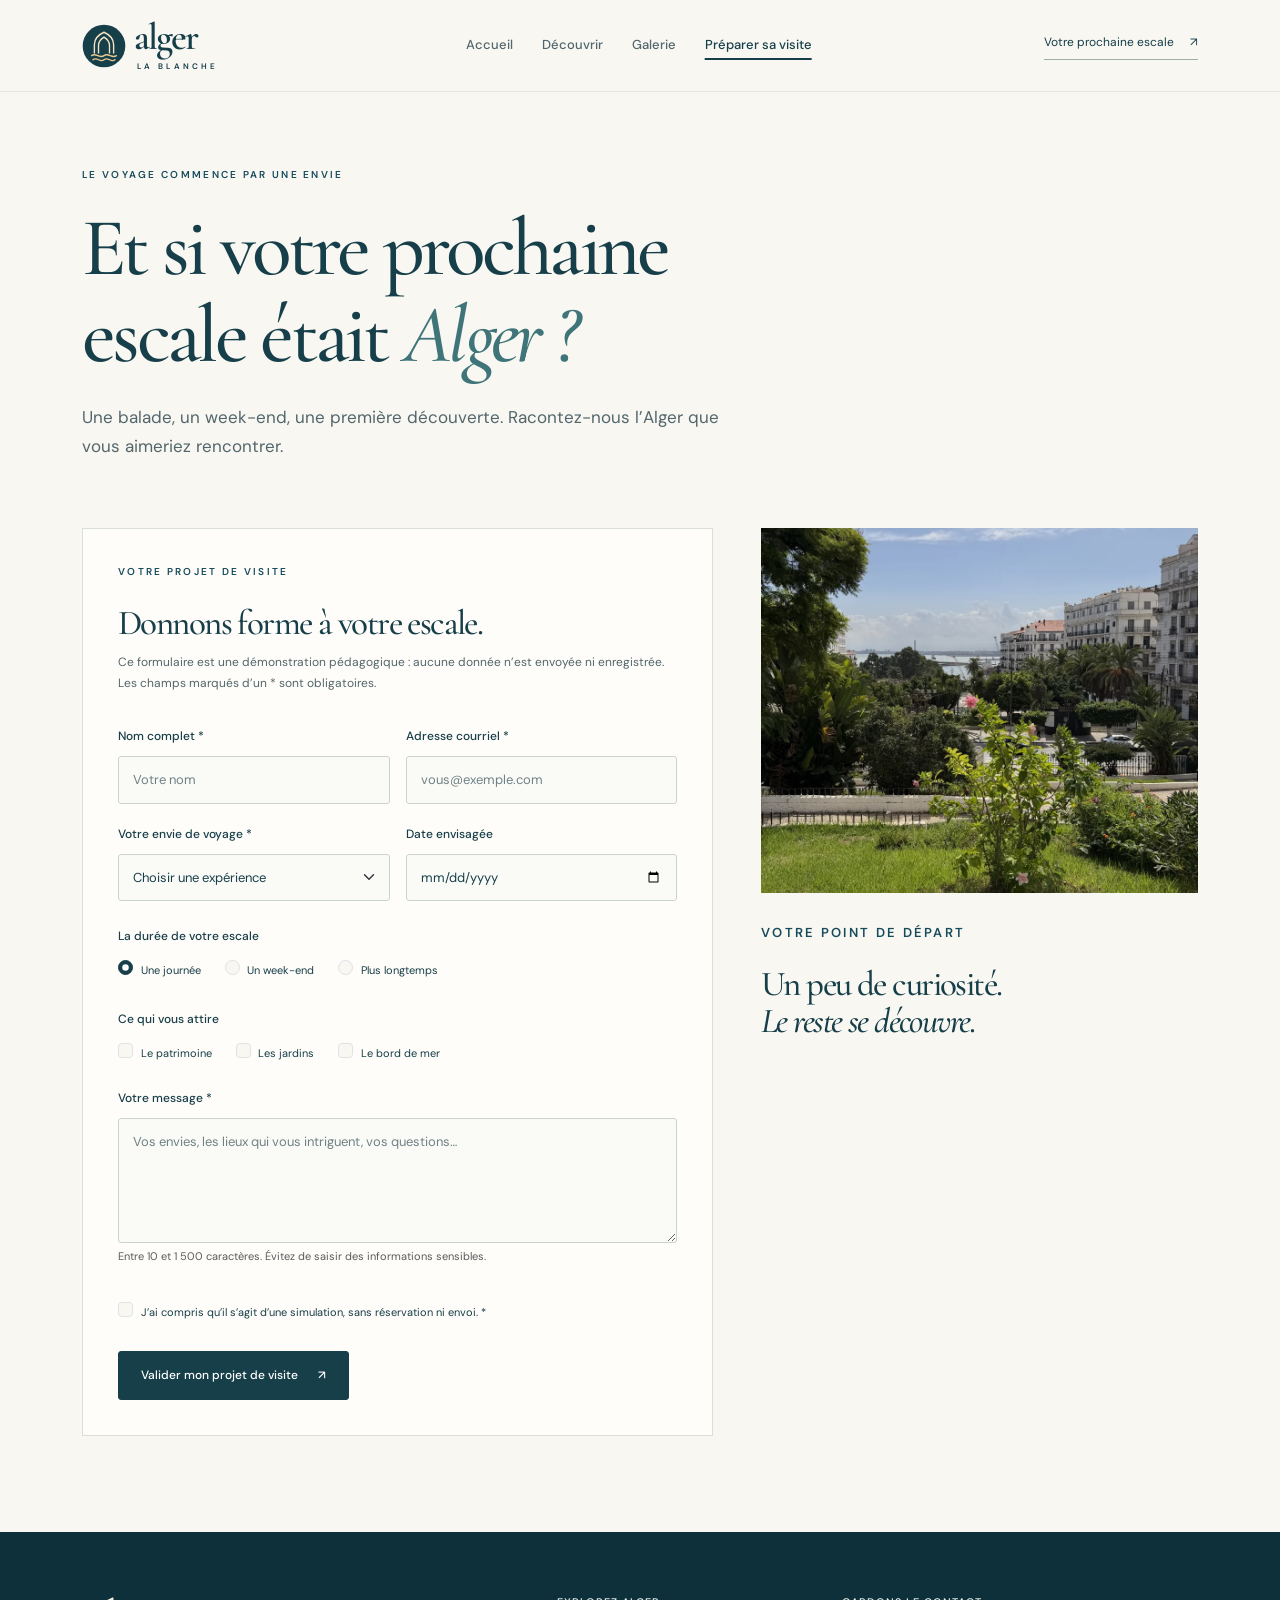
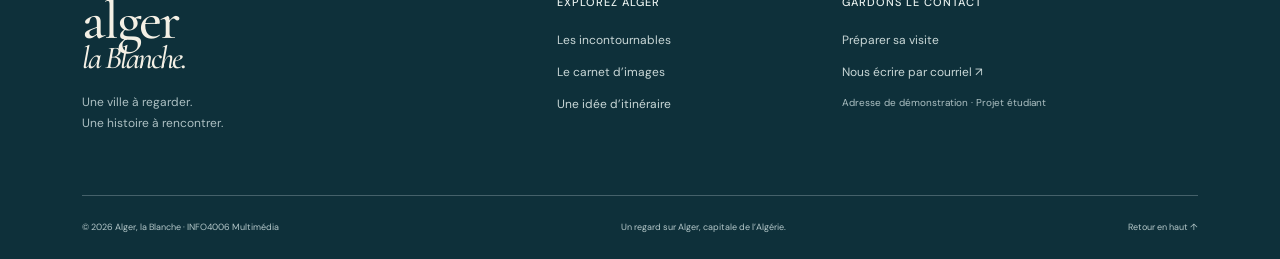
<file: contact.html>
<!doctype html>
<html lang="fr">
<head>
<meta charset="utf-8">
<meta name="viewport" content="width=device-width, initial-scale=1">
<meta name="description" content="Imaginez votre escale à Alger avec un formulaire de préparation de visite et vos lieux favoris.">
<meta name="theme-color" content="#133e4c">
<title>Préparer sa visite | Alger, la Blanche</title>
<link rel="icon" href="images/logo.svg" type="image/svg+xml">
<link rel="stylesheet" href="vendor/bootstrap.min.css">
<link rel="stylesheet" href="css/style.css">
<script src="vendor/bootstrap.bundle.min.js" defer>
</script>
<script src="js/main.js" defer>
</script>
</head>
<body id="haut">
<a class="skip-link" href="#contenu">Aller au contenu</a>
<header class="site-header">
<nav class="navbar navbar-expand-lg" aria-label="Navigation principale">
<div class="container">
<a class="navbar-brand d-flex align-items-center gap-2" href="index.html" aria-label="Alger la Blanche — Accueil">
<img src="images/logo.svg" width="44" height="44" alt="">
<span class="brand-name">alger<span class="brand-sub">LA BLANCHE</span>
</span>
</a>
<button class="navbar-toggler" type="button" data-bs-toggle="collapse" data-bs-target="#navigation" aria-controls="navigation" aria-expanded="false" aria-label="Ouvrir le menu">
<span class="navbar-toggler-icon">
</span>
</button>
<div class="collapse navbar-collapse" id="navigation">
<ul class="navbar-nav mx-auto gap-lg-3">
<li class="nav-item">
<a class="nav-link" href="index.html">Accueil</a>
</li>
<li class="nav-item">
<a class="nav-link" href="apropos.html">Découvrir</a>
</li>
<li class="nav-item">
<a class="nav-link" href="multimedia.html">Galerie</a>
</li>
<li class="nav-item">
<a class="nav-link active" href="contact.html" aria-current="page">Préparer sa visite</a>
</li>
</ul>
<a href="apropos.html#itineraire" class="nav-trip">Votre prochaine escale <span aria-hidden="true">↗</span>
</a>
</div>
</div>
</nav>
</header>
<main id="contenu">
<section class="page-intro">
<div class="container">
<p class="eyebrow">LE VOYAGE COMMENCE PAR UNE ENVIE</p>
<h1>Et si votre prochaine<br>escale était <em>Alger ?</em>
</h1>
<p class="intro-lead">Une balade, un week-end, une première découverte. Racontez-nous l’Alger que vous aimeriez rencontrer.</p>
</div>
</section>
<section class="pb-5 mb-lg-5">
<div class="container">
<div class="row g-5">
<div class="col-lg-7">
<div class="form-panel">
<p class="eyebrow">VOTRE PROJET DE VISITE</p>
<h2 class="h3">Donnons forme à votre escale.</h2>
<p id="form-note">Ce formulaire est une démonstration pédagogique : aucune donnée n’est envoyée ni enregistrée. Les champs marqués d’un * sont obligatoires.</p>
<form id="visit-form" class="row g-3" aria-describedby="form-note">
<div class="col-md-6">
<label for="full-name" class="form-label">Nom complet *</label>
<input type="text" id="full-name" name="nom" class="form-control" autocomplete="name" minlength="2" maxlength="80" required placeholder="Votre nom">
</div>
<div class="col-md-6">
<label for="email" class="form-label">Adresse courriel *</label>
<input type="email" id="email" name="courriel" class="form-control" autocomplete="email" required placeholder="vous@exemple.com" maxlength="150">
</div>
<div class="col-md-6">
<label for="visit-type" class="form-label">Votre envie de voyage *</label>
<select id="visit-type" name="type" class="form-select" required>
<option value="">Choisir une expérience</option>
<option>Une première découverte</option>
<option>Culture et patrimoine</option>
<option>Nature et promenades</option>
<option>Photographie et architecture</option>
</select>
</div>
<div class="col-md-6">
<label for="visit-date" class="form-label">Date envisagée</label>
<input type="date" id="visit-date" name="date" class="form-control">
</div>
<fieldset class="col-12">
<legend class="form-label">La durée de votre escale</legend>
<div class="d-flex flex-wrap gap-4">
<div class="form-check">
<input class="form-check-input" type="radio" name="duree" id="one-day" value="Une journée" checked>
<label class="form-check-label" for="one-day">Une journée</label>
</div>
<div class="form-check">
<input class="form-check-input" type="radio" name="duree" id="weekend" value="Un week-end">
<label class="form-check-label" for="weekend">Un week-end</label>
</div>
<div class="form-check">
<input class="form-check-input" type="radio" name="duree" id="longer" value="Plus longtemps">
<label class="form-check-label" for="longer">Plus longtemps</label>
</div>
</div>
</fieldset>
<fieldset class="col-12">
<legend class="form-label">Ce qui vous attire</legend>
<div class="d-flex flex-wrap gap-4">
<div class="form-check">
<input class="form-check-input" type="checkbox" id="culture" name="interet" value="Patrimoine">
<label class="form-check-label" for="culture">Le patrimoine</label>
</div>
<div class="form-check">
<input class="form-check-input" type="checkbox" id="nature" name="interet" value="Jardins">
<label class="form-check-label" for="nature">Les jardins</label>
</div>
<div class="form-check">
<input class="form-check-input" type="checkbox" id="seaside" name="interet" value="Bord de mer">
<label class="form-check-label" for="seaside">Le bord de mer</label>
</div>
</div>
</fieldset>
<div class="col-12">
<label for="message" class="form-label">Votre message *</label>
<textarea id="message" name="message" class="form-control" rows="5" minlength="10" maxlength="1500" required placeholder="Vos envies, les lieux qui vous intriguent, vos questions…" aria-describedby="message-hint">
</textarea>
<p class="form-text" id="message-hint">Entre 10 et 1 500 caractères. Évitez de saisir des informations sensibles.</p>
</div>
<div class="col-12">
<div class="form-check">
<input class="form-check-input" type="checkbox" id="demo-consent" required>
<label class="form-check-label" for="demo-consent">J’ai compris qu’il s’agit d’une simulation, sans réservation ni envoi. *</label>
</div>
</div>
<div class="col-12 pt-2">
<button class="btn btn-brand" type="submit">Valider mon projet de visite <span aria-hidden="true">↗</span>
</button>
</div>
</form>
<div class="alert alert-success mt-4 mb-0" role="status" id="form-success" tabindex="-1" hidden>
<h3 class="h5">Votre projet de visite est prêt.</h3>
<p id="form-summary">
</p>
<p class="mb-0">Simulation terminée : aucune donnée n’a été transmise. Retrouvez nos suggestions sur la page <a href="apropos.html#itineraire" class="alert-link">Une journée à Alger</a>.</p>
</div>
</div>
</div>
<div class="col-lg-5">
<aside class="contact-aside">
<img src="images/centre-ville-960.webp" width="960" height="1280" class="img-fluid contact-image" alt="Façades blanches et jardin du centre-ville d’Alger, avec la mer à l’horizon." loading="lazy">
<div class="contact-aside-copy">
<p class="eyebrow">VOTRE POINT DE DÉPART</p>
<h2>Un peu de curiosité.<br>
<em>Le reste se découvre.</em>
</h2>
<p>Commencez par les lieux qui vous ressemblent, puis laissez de la place aux rencontres et aux détours.</p>
<a class="text-link" href="apropos.html#itineraire">Retrouver mon carnet de lieux ↗</a>
</div>
</aside>
</div>
</div>
</div>
</section>
</main>
<footer class="site-footer">
<div class="container">
<div class="row gy-4 align-items-start">
<div class="col-lg-5">
<a class="footer-brand" href="index.html">alger<span>la Blanche.</span>
</a>
<p>Une ville à regarder.<br>Une histoire à rencontrer.</p>
</div>
<div class="col-6 col-lg-3">
<h2>Explorez Alger</h2>
<a href="apropos.html">Les incontournables</a>
<a href="multimedia.html">Le carnet d’images</a>
<a href="apropos.html#itineraire">Une idée d’itinéraire</a>
</div>
<div class="col-6 col-lg-4">
<h2>Gardons le contact</h2>
<a href="contact.html">Préparer sa visite</a>
<a href="mailto:bonjour@alger-la-blanche.example">Nous écrire par courriel ↗</a>
<p class="footer-note">Adresse de démonstration · Projet étudiant</p>
</div>
</div>
<div class="footer-bottom d-flex flex-wrap justify-content-between gap-2">
<span>© 2026 Alger, la Blanche · INFO4006 Multimédia</span>
<span>Un regard sur Alger, capitale de l’Algérie.</span>
<a href="#haut">Retour en haut ↑</a>
</div>
</div>
</footer>
</body>
</html>
</file>
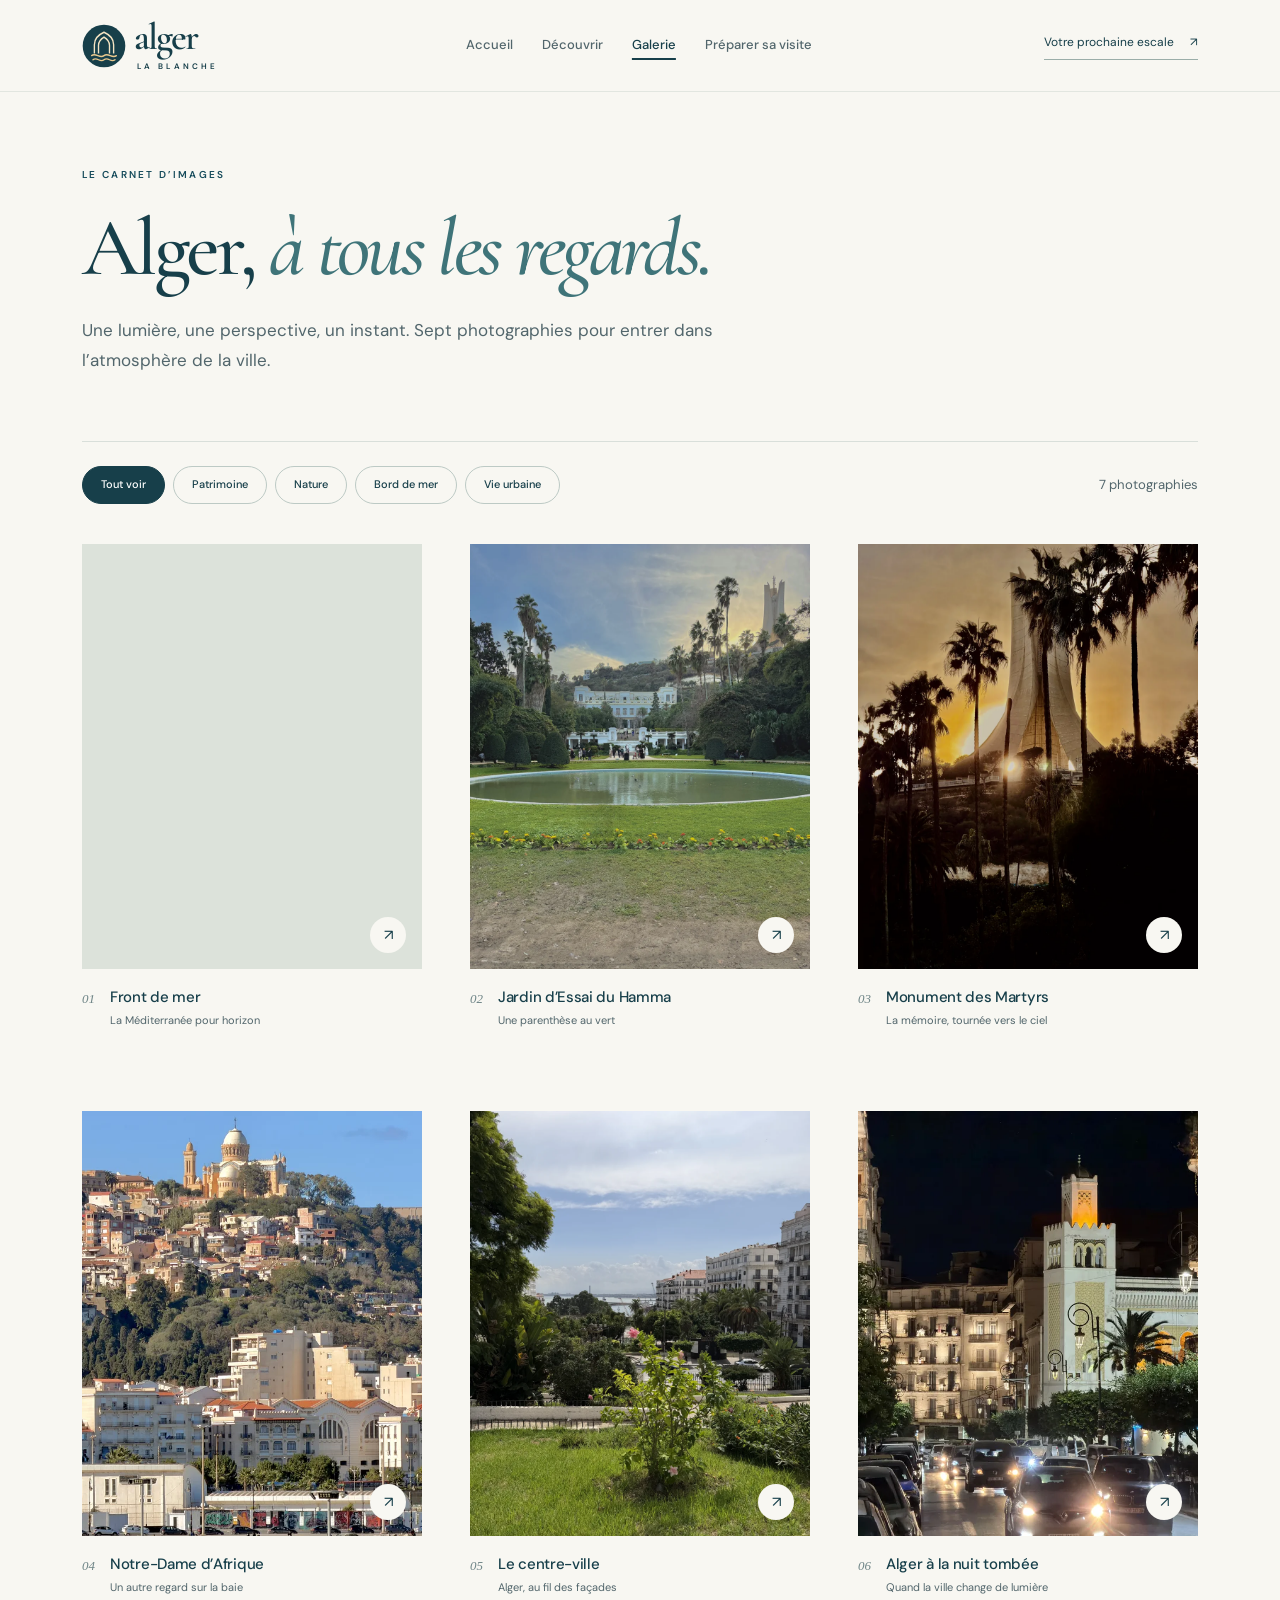
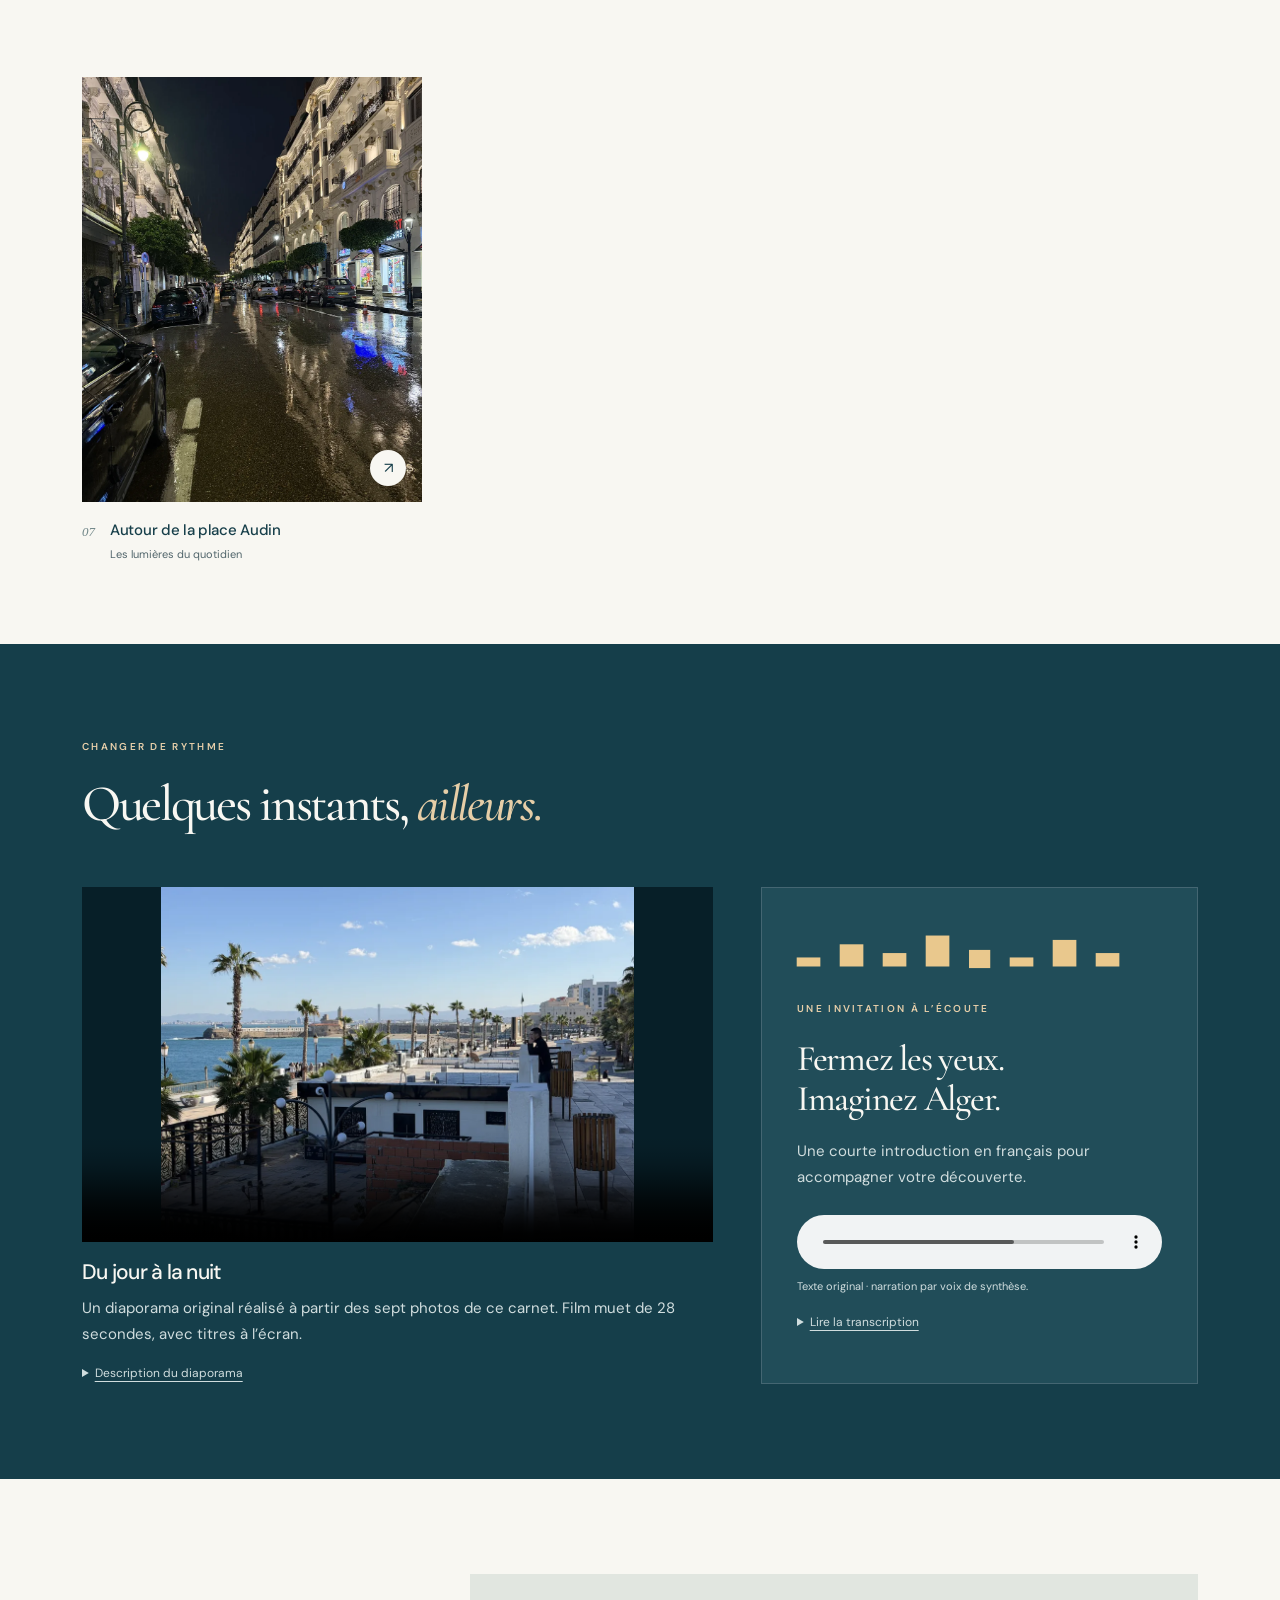
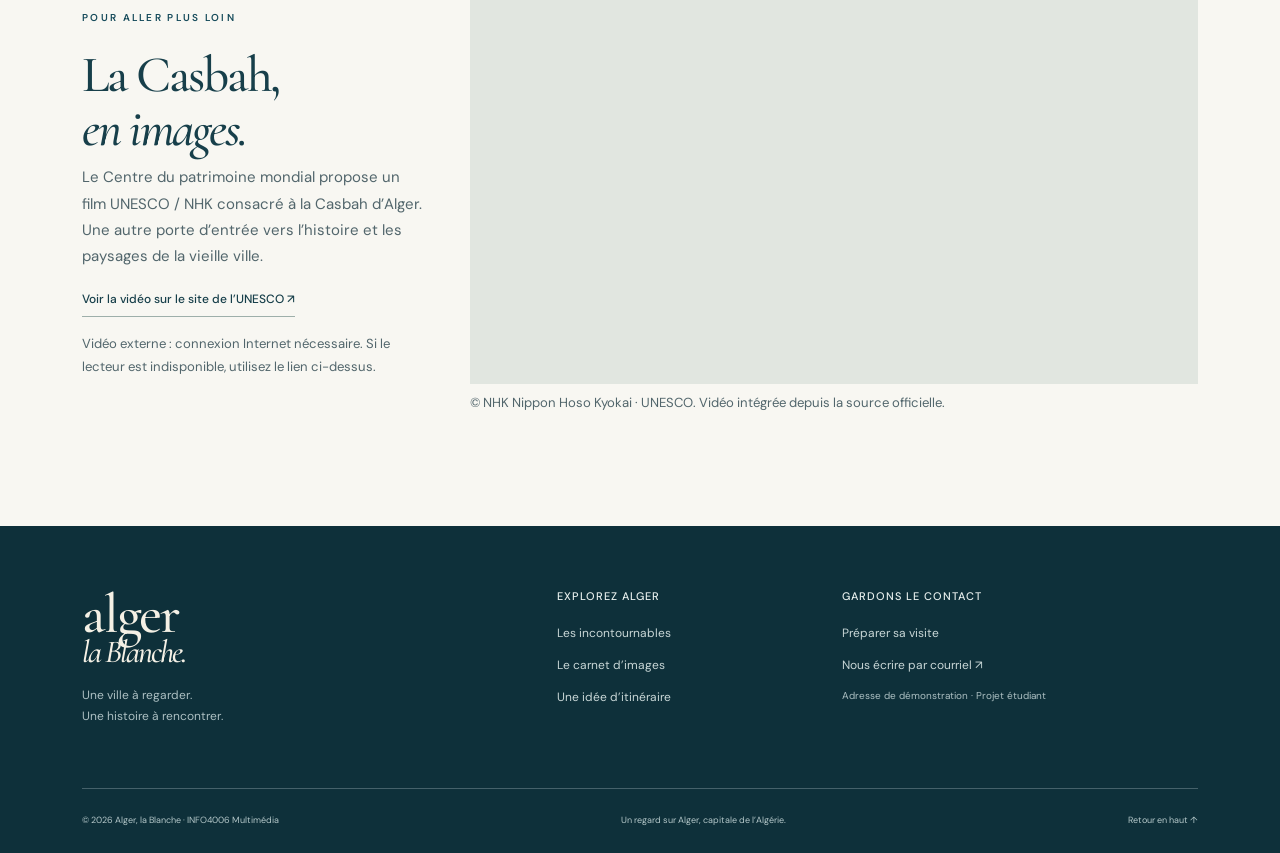
<file: multimedia.html>
<!doctype html>
<html lang="fr">
<head>
<meta charset="utf-8">
<meta name="viewport" content="width=device-width, initial-scale=1">
<meta name="description" content="Sept photographies d’Alger, un diaporama local, une narration audio et un film UNESCO sur la Casbah.">
<meta name="theme-color" content="#133e4c">
<title>Galerie et immersion | Alger, la Blanche</title>
<link rel="icon" href="images/logo.svg" type="image/svg+xml">
<link rel="stylesheet" href="vendor/bootstrap.min.css">
<link rel="stylesheet" href="css/style.css">
<script src="vendor/bootstrap.bundle.min.js" defer>
</script>
<script src="js/main.js" defer>
</script>
</head>
<body id="haut">
<a class="skip-link" href="#contenu">Aller au contenu</a>
<header class="site-header">
<nav class="navbar navbar-expand-lg" aria-label="Navigation principale">
<div class="container">
<a class="navbar-brand d-flex align-items-center gap-2" href="index.html" aria-label="Alger la Blanche — Accueil">
<img src="images/logo.svg" width="44" height="44" alt="">
<span class="brand-name">alger<span class="brand-sub">LA BLANCHE</span>
</span>
</a>
<button class="navbar-toggler" type="button" data-bs-toggle="collapse" data-bs-target="#navigation" aria-controls="navigation" aria-expanded="false" aria-label="Ouvrir le menu">
<span class="navbar-toggler-icon">
</span>
</button>
<div class="collapse navbar-collapse" id="navigation">
<ul class="navbar-nav mx-auto gap-lg-3">
<li class="nav-item">
<a class="nav-link" href="index.html">Accueil</a>
</li>
<li class="nav-item">
<a class="nav-link" href="apropos.html">Découvrir</a>
</li>
<li class="nav-item">
<a class="nav-link active" href="multimedia.html" aria-current="page">Galerie</a>
</li>
<li class="nav-item">
<a class="nav-link" href="contact.html">Préparer sa visite</a>
</li>
</ul>
<a href="apropos.html#itineraire" class="nav-trip">Votre prochaine escale <span aria-hidden="true">↗</span>
</a>
</div>
</div>
</nav>
</header>
<main id="contenu">
<section class="page-intro">
<div class="container">
<p class="eyebrow">LE CARNET D’IMAGES</p>
<h1>Alger, <em>à tous les regards.</em>
</h1>
<p class="intro-lead">Une lumière, une perspective, un instant. Sept photographies pour entrer dans l’atmosphère de la ville.</p>
</div>
</section>
<section class="pb-5">
<div class="container">
<div class="gallery-toolbar">
<div class="d-flex flex-wrap gap-2" role="group" aria-label="Filtrer les photographies">
<button type="button" class="btn filter-btn active" data-filter="all" aria-pressed="true">Tout voir</button>
<button type="button" class="btn filter-btn" data-filter="patrimoine" aria-pressed="false">Patrimoine</button>
<button type="button" class="btn filter-btn" data-filter="nature" aria-pressed="false">Nature</button>
<button type="button" class="btn filter-btn" data-filter="mer" aria-pressed="false">Bord de mer</button>
<button type="button" class="btn filter-btn" data-filter="ville" aria-pressed="false">Vie urbaine</button>
</div>
<p class="small mb-0" id="gallery-count" role="status">7 photographies</p>
</div>
<div class="row g-4 g-lg-5" id="gallery-grid">
<div class="col-sm-6 col-lg-4 gallery-item" data-category="mer">
<figure class="gallery-figure">
<button class="gallery-open" type="button" data-bs-toggle="modal" data-bs-target="#photo-modal" data-src="images/front-de-mer-1600.webp" data-title="Front de mer" data-alt="Promenade bordée de palmiers, remparts et eau bleue sur le front de mer d’Alger." aria-label="Agrandir la photo : Front de mer">
<img src="images/front-de-mer-960.webp" srcset="images/front-de-mer-480.webp 480w, images/front-de-mer-960.webp 960w, images/front-de-mer-1600.webp 1600w" sizes="(max-width: 575px) 100vw, (max-width: 991px) 50vw, 40vw" width="960" height="720" alt="Promenade bordée de palmiers, remparts et eau bleue sur le front de mer d’Alger." class="img-fluid " loading="lazy" decoding="async">
<span class="gallery-plus" aria-hidden="true">↗</span>
</button>
<figcaption>
<span class="gallery-index">01</span>
<div>
<h2>Front de mer</h2>
<p>La Méditerranée pour horizon</p>
</div>
</figcaption>
</figure>
</div>
<div class="col-sm-6 col-lg-4 gallery-item" data-category="nature">
<figure class="gallery-figure">
<button class="gallery-open" type="button" data-bs-toggle="modal" data-bs-target="#photo-modal" data-src="images/jardin-essai-1600.webp" data-title="Jardin d’Essai du Hamma" data-alt="Bassin et allées du Jardin d’Essai, avec le Monument des Martyrs sur la colline." aria-label="Agrandir la photo : Jardin d’Essai du Hamma">
<img src="images/jardin-essai-960.webp" srcset="images/jardin-essai-480.webp 480w, images/jardin-essai-960.webp 960w, images/jardin-essai-1600.webp 1600w" sizes="(max-width: 575px) 100vw, (max-width: 991px) 50vw, 40vw" width="960" height="720" alt="Bassin et allées du Jardin d’Essai, avec le Monument des Martyrs sur la colline." class="img-fluid " loading="lazy" decoding="async">
<span class="gallery-plus" aria-hidden="true">↗</span>
</button>
<figcaption>
<span class="gallery-index">02</span>
<div>
<h2>Jardin d’Essai du Hamma</h2>
<p>Une parenthèse au vert</p>
</div>
</figcaption>
</figure>
</div>
<div class="col-sm-6 col-lg-4 gallery-item" data-category="patrimoine">
<figure class="gallery-figure">
<button class="gallery-open" type="button" data-bs-toggle="modal" data-bs-target="#photo-modal" data-src="images/monument-martyrs-1600.webp" data-title="Monument des Martyrs" data-alt="Monument des Martyrs entre les palmiers dans la lumière dorée du coucher du soleil." aria-label="Agrandir la photo : Monument des Martyrs">
<img src="images/monument-martyrs-960.webp" srcset="images/monument-martyrs-480.webp 480w, images/monument-martyrs-960.webp 960w, images/monument-martyrs-1600.webp 1600w" sizes="(max-width: 575px) 100vw, (max-width: 991px) 50vw, 40vw" width="960" height="720" alt="Monument des Martyrs entre les palmiers dans la lumière dorée du coucher du soleil." class="img-fluid " loading="lazy" decoding="async">
<span class="gallery-plus" aria-hidden="true">↗</span>
</button>
<figcaption>
<span class="gallery-index">03</span>
<div>
<h2>Monument des Martyrs</h2>
<p>La mémoire, tournée vers le ciel</p>
</div>
</figcaption>
</figure>
</div>
<div class="col-sm-6 col-lg-4 gallery-item" data-category="patrimoine">
<figure class="gallery-figure">
<button class="gallery-open" type="button" data-bs-toggle="modal" data-bs-target="#photo-modal" data-src="images/notre-dame-afrique-1600.webp" data-title="Notre-Dame d’Afrique" data-alt="Basilique Notre-Dame d’Afrique dominant les maisons de la colline." aria-label="Agrandir la photo : Notre-Dame d’Afrique">
<img src="images/notre-dame-afrique-960.webp" srcset="images/notre-dame-afrique-480.webp 480w, images/notre-dame-afrique-960.webp 960w, images/notre-dame-afrique-1600.webp 1600w" sizes="(max-width: 575px) 100vw, (max-width: 991px) 50vw, 40vw" width="960" height="720" alt="Basilique Notre-Dame d’Afrique dominant les maisons de la colline." class="img-fluid " loading="lazy" decoding="async">
<span class="gallery-plus" aria-hidden="true">↗</span>
</button>
<figcaption>
<span class="gallery-index">04</span>
<div>
<h2>Notre-Dame d’Afrique</h2>
<p>Un autre regard sur la baie</p>
</div>
</figcaption>
</figure>
</div>
<div class="col-sm-6 col-lg-4 gallery-item" data-category="ville">
<figure class="gallery-figure">
<button class="gallery-open" type="button" data-bs-toggle="modal" data-bs-target="#photo-modal" data-src="images/centre-ville-1600.webp" data-title="Le centre-ville" data-alt="Jardin en pente, palmiers et façades blanches du centre-ville face à la mer." aria-label="Agrandir la photo : Le centre-ville">
<img src="images/centre-ville-960.webp" srcset="images/centre-ville-480.webp 480w, images/centre-ville-960.webp 960w, images/centre-ville-1600.webp 1600w" sizes="(max-width: 575px) 100vw, (max-width: 991px) 50vw, 40vw" width="960" height="720" alt="Jardin en pente, palmiers et façades blanches du centre-ville face à la mer." class="img-fluid " loading="lazy" decoding="async">
<span class="gallery-plus" aria-hidden="true">↗</span>
</button>
<figcaption>
<span class="gallery-index">05</span>
<div>
<h2>Le centre-ville</h2>
<p>Alger, au fil des façades</p>
</div>
</figcaption>
</figure>
</div>
<div class="col-sm-6 col-lg-4 gallery-item" data-category="ville">
<figure class="gallery-figure">
<button class="gallery-open" type="button" data-bs-toggle="modal" data-bs-target="#photo-modal" data-src="images/alger-nuit-1600.webp" data-title="Alger à la nuit tombée" data-alt="Rue animée d’Alger la nuit, entre façades éclairées et minaret." aria-label="Agrandir la photo : Alger à la nuit tombée">
<img src="images/alger-nuit-960.webp" srcset="images/alger-nuit-480.webp 480w, images/alger-nuit-960.webp 960w, images/alger-nuit-1600.webp 1600w" sizes="(max-width: 575px) 100vw, (max-width: 991px) 50vw, 40vw" width="960" height="720" alt="Rue animée d’Alger la nuit, entre façades éclairées et minaret." class="img-fluid " loading="lazy" decoding="async">
<span class="gallery-plus" aria-hidden="true">↗</span>
</button>
<figcaption>
<span class="gallery-index">06</span>
<div>
<h2>Alger à la nuit tombée</h2>
<p>Quand la ville change de lumière</p>
</div>
</figcaption>
</figure>
</div>
<div class="col-sm-6 col-lg-4 gallery-item" data-category="ville">
<figure class="gallery-figure">
<button class="gallery-open" type="button" data-bs-toggle="modal" data-bs-target="#photo-modal" data-src="images/place-audin-1600.webp" data-title="Autour de la place Audin" data-alt="Rue près de la place Audin, façades blanches et lumières reflétées sur la chaussée humide." aria-label="Agrandir la photo : Autour de la place Audin">
<img src="images/place-audin-960.webp" srcset="images/place-audin-480.webp 480w, images/place-audin-960.webp 960w, images/place-audin-1600.webp 1600w" sizes="(max-width: 575px) 100vw, (max-width: 991px) 50vw, 40vw" width="960" height="720" alt="Rue près de la place Audin, façades blanches et lumières reflétées sur la chaussée humide." class="img-fluid " loading="lazy" decoding="async">
<span class="gallery-plus" aria-hidden="true">↗</span>
</button>
<figcaption>
<span class="gallery-index">07</span>
<div>
<h2>Autour de la place Audin</h2>
<p>Les lumières du quotidien</p>
</div>
</figcaption>
</figure>
</div>
</div>
</div>
</section>
<section class="section-space dark-section" id="films">
<div class="container">
<p class="eyebrow">CHANGER DE RYTHME</p>
<h2>Quelques instants, <em>ailleurs.</em>
</h2>
<div class="row g-5 mt-2">
<div class="col-lg-7">
<video class="w-100 local-film" controls playsinline preload="metadata" poster="images/front-de-mer-960.webp" aria-label="Alger, du jour à la nuit : diaporama photographique">
<source src="video/alger-jour-nuit.mp4" type="video/mp4">
<track kind="captions" src="video/alger-jour-nuit.vtt" srclang="fr" label="Français">
<p>
<a href="video/alger-jour-nuit.mp4">Télécharger le diaporama d’Alger</a>.</p>
</video>
<h3 class="mt-3">Du jour à la nuit</h3>
<p class="muted-light">Un diaporama original réalisé à partir des sept photos de ce carnet. Film muet de 28 secondes, avec titres à l’écran.</p>
<details>
<summary>Description du diaporama</summary>
<p class="mt-3">Dans l’ordre : front de mer, Jardin d’Essai, Monument des Martyrs, Notre-Dame d’Afrique, centre-ville, Alger de nuit et rue près de la place Audin. Chaque photographie est présentée pendant quatre secondes.</p>
</details>
</div>
<div class="col-lg-5">
<div class="audio-panel">
<span class="sound-symbol" aria-hidden="true">▂ ▅ ▃ ▇ ▄ ▂ ▆ ▃</span>
<p class="eyebrow">UNE INVITATION À L’ÉCOUTE</p>
<h3>Fermez les yeux.<br>Imaginez Alger.</h3>
<p>Une courte introduction en français pour accompagner votre découverte.</p>
<audio class="w-100" controls preload="metadata" aria-label="Introduction sonore à Alger">
<source src="audio/bienvenue-alger.mp3" type="audio/mpeg">
<a href="audio/bienvenue-alger.mp3">Télécharger la narration</a>
</audio>
<p class="small mt-2">Texte original · narration par voix de synthèse.</p>
<details>
<summary>Lire la transcription</summary>
<p class="mt-3">Bienvenue à Alger, la Blanche. Face à la Méditerranée, la capitale algérienne se découvre entre mer et collines. Sur le front de mer, les palmiers accompagnent la promenade. Au Jardin d’Essai du Hamma, les bassins et les allées invitent à ralentir. Plus haut, le Monument des Martyrs inscrit la mémoire dans le paysage. La basilique Notre-Dame d’Afrique domine les maisons de Bologhine. Puis vient le soir. Autour de la place Audin, les façades s’illuminent et les rues changent de couleur. Prenez le temps de regarder. Votre escale à Alger commence ici.</p>
</details>
</div>
</div>
</div>
</div>
</section>
<section class="section-space">
<div class="container">
<div class="row g-5 align-items-center">
<div class="col-lg-4">
<p class="eyebrow">POUR ALLER PLUS LOIN</p>
<h2>La Casbah,<br>
<em>en images.</em>
</h2>
<p>Le Centre du patrimoine mondial propose un film UNESCO / NHK consacré à la Casbah d’Alger. Une autre porte d’entrée vers l’histoire et les paysages de la vieille ville.</p>
<a class="text-link" href="https://whc.unesco.org/en/list/565/video" target="_blank" rel="noopener noreferrer">Voir la vidéo sur le site de l’UNESCO ↗</a>
<p class="small mt-3">Vidéo externe : connexion Internet nécessaire. Si le lecteur est indisponible, utilisez le lien ci-dessus.</p>
</div>
<div class="col-lg-8">
<div class="ratio ratio-16x9 external-film">
<iframe src="https://www.youtube-nocookie.com/embed/dlO_UoU9Iew" title="Casbah d’Alger — film UNESCO / NHK" loading="lazy" referrerpolicy="strict-origin-when-cross-origin" allow="accelerometer; encrypted-media; gyroscope; picture-in-picture; fullscreen" allowfullscreen>
</iframe>
</div>
<p class="small mt-2">© NHK Nippon Hoso Kyokai · UNESCO. Vidéo intégrée depuis la source officielle.</p>
</div>
</div>
</div>
</section>
<div class="modal fade" id="photo-modal" tabindex="-1" aria-labelledby="photo-title" aria-hidden="true">
<div class="modal-dialog modal-xl modal-dialog-centered">
<div class="modal-content">
<div class="modal-header">
<h2 class="modal-title fs-5" id="photo-title">Photographie d’Alger</h2>
<button type="button" class="btn-close" data-bs-dismiss="modal" aria-label="Fermer la photographie">
</button>
</div>
<div class="modal-body">
<img id="photo-large" src="images/front-de-mer-1600.webp" alt="Front de mer d’Alger" class="img-fluid">
<p id="photo-description" class="mt-3 mb-0">
</p>
</div>
</div>
</div>
</div>
</main>
<footer class="site-footer">
<div class="container">
<div class="row gy-4 align-items-start">
<div class="col-lg-5">
<a class="footer-brand" href="index.html">alger<span>la Blanche.</span>
</a>
<p>Une ville à regarder.<br>Une histoire à rencontrer.</p>
</div>
<div class="col-6 col-lg-3">
<h2>Explorez Alger</h2>
<a href="apropos.html">Les incontournables</a>
<a href="multimedia.html">Le carnet d’images</a>
<a href="apropos.html#itineraire">Une idée d’itinéraire</a>
</div>
<div class="col-6 col-lg-4">
<h2>Gardons le contact</h2>
<a href="contact.html">Préparer sa visite</a>
<a href="mailto:bonjour@alger-la-blanche.example">Nous écrire par courriel ↗</a>
<p class="footer-note">Adresse de démonstration · Projet étudiant</p>
</div>
</div>
<div class="footer-bottom d-flex flex-wrap justify-content-between gap-2">
<span>© 2026 Alger, la Blanche · INFO4006 Multimédia</span>
<span>Un regard sur Alger, capitale de l’Algérie.</span>
<a href="#haut">Retour en haut ↑</a>
</div>
</div>
</footer>
</body>
</html>
</file>
<file: css/style.css>
﻿/* Identité : ivoire, bleu méditerranéen et accents sable. */
@import url("fonts.css");
:root{--ink:#173f4a;--blue:#164b5b;--paper:#f8f7f2;--muted:#52666c;--sand:#e9c88d;--line:#d9dfda;--bs-body-font-family:"DM Sans",Arial,sans-serif;--bs-body-color:var(--ink);--bs-body-bg:var(--paper);--bs-link-color:var(--blue);--bs-link-hover-color:#8b5429}
*{box-sizing:border-box}
html{scroll-behavior:smooth;scroll-padding-top:100px}
body{font-size:15px;line-height:1.75}
img{max-width:100%}
a{transition:color .2s,background-color .2s}
h1,h2,h3,p{overflow-wrap:break-word}
h1,h2{font-family:"Cormorant Garamond",Georgia,serif;font-weight:500;line-height:1.06;letter-spacing:-.045em}
h1{font-size:clamp(3.4rem,6.4vw,6rem)}
h2{font-size:clamp(2.5rem,4vw,3.65rem)}
h3{font-size:1.3rem;line-height:1.35;letter-spacing:-.035em}
h1 em,h2 em{font-weight:500}
p{color:var(--muted)}
:focus-visible{outline:3px solid #a86129!important;outline-offset:5px}
::selection{background:var(--sand);color:var(--ink)}
[hidden]{display:none!important}
.skip-link{position:fixed;top:8px;left:8px;z-index:2000;transform:translateY(-180%);background:white;color:var(--ink);padding:12px 20px}
.skip-link:focus{transform:translateY(0)}
.site-header{position:sticky;top:0;z-index:1030;background:var(--paper);border-bottom:1px solid #e2e6e0}
.navbar{min-height:91px}
.navbar-brand{color:var(--ink)}
.brand-name{font-family:"Cormorant Garamond",Georgia,serif;font-size:38px;font-weight:600;line-height:.8;letter-spacing:-2px}
.brand-sub{display:block;font-family:"DM Sans",Arial,sans-serif;font-size:8px;letter-spacing:3.1px;margin-top:10px;margin-left:3px}
.navbar .nav-link{font-size:13px;font-weight:500;color:#52666c;padding:.7rem .4rem!important}
.navbar .nav-link.active{color:var(--ink);text-decoration:underline;text-decoration-thickness:2px;text-underline-offset:9px}
.navbar .nav-link:hover{color:#8b5429}
.nav-trip{font-size:12px;text-decoration:none;color:var(--ink);border-bottom:1px solid #9baea9;padding-bottom:6px}
.nav-trip span{margin-left:13px}
.navbar-toggler{padding:9px;border-color:var(--line)}
.hero{position:relative;min-height:650px;height:calc(100svh - 91px);max-height:880px;color:white;isolation:isolate}
.hero-image,.hero-shade{position:absolute;inset:0;width:100%;height:100%;z-index:-2}
.hero-image{object-fit:cover;object-position:50% 53%}
.hero-shade{z-index:-1;background:linear-gradient(90deg,rgba(4,29,39,.8),rgba(8,37,48,.30) 62%,rgba(8,37,48,.04)),linear-gradient(0deg,rgba(2,29,39,.65),transparent 35%)}
.hero-content{padding-top:clamp(65px,10vh,125px);padding-bottom:115px}
.eyebrow{font-size:10px;font-weight:600;letter-spacing:2.3px;line-height:1.6;color:var(--blue);margin-bottom:22px}
.hero .eyebrow{color:#fff;font-size:10px;display:flex;align-items:center;gap:14px}
.little-line{width:30px;height:1px;background:var(--sand)}
.hero h1{font-size:clamp(5rem,9vw,9rem);line-height:.85;letter-spacing:-.055em;margin-bottom:28px}
.hero h1 em{color:#f3dcaf}
.hero-description{color:#f8f8f4;font-size:15px;line-height:1.9;margin:0 0 29px}
.btn{font-size:12px;line-height:1.6;font-weight:500;border-radius:3px;padding:14px 22px;transition:transform .2s,background-color .2s,color .2s}
.btn:hover{transform:translateY(-2px)}
.btn span{margin-left:17px}
.btn-sand{background:var(--sand);border:1px solid var(--sand);color:#163a46}
.btn-sand:hover{background:#f6ddb0;border-color:#f6ddb0;color:#123440}
.btn-glass{border:1px solid #d1deda80;background:#0c354b66;color:white}
.btn-glass:hover{color:white;background:#174c60;border-color:white}
.btn-glass span{margin:0 9px 0 0}
.btn-brand{background:var(--ink);color:white;border:1px solid var(--ink)}
.btn-brand:hover{background:#256074;color:white}
.btn-outline-brand{border:1px solid #8ca2a2;color:var(--ink);background:transparent}
.btn-outline-brand:hover,.btn-outline-brand[aria-pressed=true]{background:var(--ink);color:white}
.hero-bottom{position:absolute;bottom:28px;left:0;right:0;display:flex;align-items:center;justify-content:space-between;gap:20px;font-size:10px;letter-spacing:.4px}
.hero-bottom a{color:white;text-decoration:none}
.hero-bottom a span{margin-left:15px}
.hero-arabic{font-size:22px;letter-spacing:0}
.intro-strip{background:#eaece6;border-bottom:1px solid #dfe3dc;padding:24px 0;font-size:11px;color:#435b60}
.intro-strip .col-md-4:not(:last-child){border-right:1px solid #c7d1c8}
.intro-strip .col-md-4:not(:first-child){padding-left:35px}
.intro-strip span{font-family:Georgia,serif;font-style:italic;color:#647b79;margin-right:18px}
.section-space{padding:95px 0}
.lead-copy{color:var(--ink);font-size:19px;line-height:1.7}
.text-link{display:inline-block;font-size:12px;color:var(--ink);text-decoration:none;border-bottom:1px solid #9eafaa;padding-bottom:6px;font-weight:500}
.text-link:hover{color:#8b5429;border-color:#8b5429}
.section-heading{display:flex;align-items:flex-end;justify-content:space-between;gap:25px;margin-bottom:35px}
.section-heading .eyebrow{margin-bottom:16px}
.section-heading h2{margin:0}
.destination-card{background:transparent;border:0;border-radius:0}
.card-photo{position:relative;display:block;overflow:hidden;aspect-ratio:4/5}
.card-photo img{width:100%;height:100%;object-fit:cover;transition:transform .5s}
.card-photo:hover img{transform:scale(1.04)}
.card-photo .image-tag{position:absolute;top:17px;left:17px;background:#f8f7f2ef;color:var(--ink);font-size:9px;padding:5px 10px;text-transform:uppercase;letter-spacing:1px}
.round-arrow{position:absolute;right:18px;bottom:18px;border:1px solid #fff9;border-radius:50%;height:38px;width:38px;display:grid;place-items:center;color:white;background:#0d354633}
.card-number{float:left;font:italic 13px Georgia,serif;color:#627a7e;margin:6px 13px 22px 0}
.destination-card h3{font-size:17px;margin:4px 0 5px}
.destination-card h3 a{text-decoration:none;color:var(--ink)}
.destination-card p{font-size:12px;margin-left:29px}
.night-section,.dark-section{background:#153e4a;color:var(--paper)}
.night-photo{position:relative}
.night-photo img{width:100%;height:100%;min-height:550px;object-fit:cover;object-position:50% 43%}
.photo-caption{position:absolute;bottom:20px;left:30px;font-size:10px;color:white;background:#112e3aa8;padding:4px 9px}
.night-copy{padding:80px max(40px,6vw)}
.night-copy .eyebrow,.dark-section .eyebrow{color:#e7cfaa}
.night-copy h2 em,.dark-section h2 em{color:#e6cea7}
.night-copy p:not(.eyebrow){color:#cfdbdc;margin:25px 0 30px}
.home-itinerary{list-style:none;padding:0;counter-reset:steps}
.home-itinerary li{position:relative;border-bottom:1px solid var(--line);padding:21px 0 20px 55px;counter-increment:steps}
.home-itinerary li:before{content:"0" counter(steps);position:absolute;left:0;top:25px;color:#8b6b42;font-family:Georgia,serif;font-size:18px;font-style:italic}
.home-itinerary li span{font-size:10px;text-transform:uppercase;letter-spacing:1.5px;color:#607579}
.home-itinerary h3{font-size:16px;margin:9px 0 6px}
.home-itinerary p{font-size:12px;margin:0}
.site-footer{background:#0e303a;color:#e7efed;padding:65px 0 0}
.footer-brand{text-decoration:none;color:#f4f0e5;font:500 56px/.85 "Cormorant Garamond",Georgia,serif;letter-spacing:-2px;display:inline-block;margin-bottom:20px}
.footer-brand span{display:block;font-style:italic;font-size:32px}
.site-footer p{color:#acbfc2;font-size:12px}
.site-footer h2{font-family:"DM Sans",Arial,sans-serif;font-size:11px;letter-spacing:1px;text-transform:uppercase;font-weight:500;margin-bottom:21px}
.site-footer .col-6>a{display:block;color:#c8d6d6;font-size:12px;text-decoration:none;margin-bottom:11px}
.site-footer a:hover{color:var(--sand)}
.site-footer .footer-note{font-size:10px}
.footer-bottom{margin-top:45px;border-top:1px solid #45616a;padding:24px 0;font-size:9px;color:#b4c7c9}
.footer-bottom a{color:#b4c7c9;text-decoration:none}
.page-intro{padding:75px 0 50px}
.page-intro h1{margin-bottom:24px}
.page-intro h1 em{color:#3f7479}
.intro-lead{max-width:650px;font-size:17px}
.section-nav{border-top:1px solid var(--line);border-bottom:1px solid var(--line);padding:18px 0}
.section-nav a{font-size:12px;text-decoration:none;margin-right:20px}
.quote{padding:24px 0 24px 26px;border-left:2px solid #b18d58;margin:30px 0}
.quote blockquote p{font:italic 28px/1.3 "Cormorant Garamond",Georgia,serif;color:var(--ink);letter-spacing:-.3px}
.quote figcaption{font-size:11px;color:var(--muted)}
.soft-section{background:#eeefe9}
.landmark{margin-top:65px;scroll-margin-top:120px}
.landmark-photo{height:410px;width:100%;object-fit:cover}
.landmark h3{font:500 40px/1.1 "Cormorant Garamond",Georgia,serif;letter-spacing:-1px}
.landmark-sub{color:#476e74;font-size:17px}
.landmark .tip{border-left:2px solid #b29261;padding-left:16px;font-size:12px}
.landmark .eyebrow{margin-bottom:13px}
.itinerary-badge{color:var(--ink);background:#e8e8dc;font-weight:500;padding:10px 16px}
.max-copy{max-width:760px}
.itinerary-table{min-width:625px;--bs-table-bg:transparent;margin-top:25px}
.itinerary-table thead{--bs-table-bg:#173f4a;--bs-table-color:#fff}
.itinerary-table th,.itinerary-table td{padding:20px 18px;font-size:13px;vertical-align:middle;border-color:var(--line)}
.itinerary-table thead th{font-weight:500;white-space:nowrap}
.itinerary-table caption{font-size:11px;color:var(--muted)}
.carnet-panel{padding:30px;background:#eaece5;display:flex;align-items:center;justify-content:space-between;gap:25px}
.carnet-panel .eyebrow{margin-bottom:10px}
.carnet-panel p{font-size:12px}
.carnet-panel li{font-size:14px}
.accordion{--bs-accordion-bg:transparent;--bs-accordion-border-color:var(--line);--bs-accordion-active-bg:#e9ece4;--bs-accordion-active-color:var(--ink);--bs-accordion-btn-focus-box-shadow:0 0 0 3px #b5c9c7}
.accordion-button{font-size:15px;line-height:1.5;padding:23px 20px;color:var(--ink)}
.accordion-body{font-size:14px;color:var(--muted)}
.gallery-toolbar{display:flex;align-items:center;justify-content:space-between;gap:20px;border-top:1px solid var(--line);padding-top:24px;margin-bottom:40px}
.filter-btn{border:1px solid #bdcac5;color:var(--ink);padding:9px 18px;border-radius:30px;font-size:11px}
.filter-btn.active,.filter-btn:hover{background:var(--ink);color:white;border-color:var(--ink)}
.gallery-open{display:block;width:100%;padding:0;border:0;position:relative;background:#dce2da;overflow:hidden;aspect-ratio:4/5}
.gallery-open img{width:100%;height:100%;object-fit:cover;transition:transform .45s}
.gallery-open:hover img{transform:scale(1.035)}
.gallery-plus{position:absolute;bottom:16px;right:16px;display:grid;place-items:center;width:36px;height:36px;border-radius:50%;background:var(--paper);color:var(--ink)}
.gallery-figure figcaption{display:flex;gap:15px;margin-top:17px}
.gallery-figure h2{font-family:"DM Sans",Arial,sans-serif;font-size:15px;font-weight:500;letter-spacing:-.3px;line-height:1.5;margin-bottom:3px}
.gallery-figure p{font-size:11px}
.gallery-index{font:italic 13px Georgia,serif;color:#6f8587;margin-top:5px}
.local-film{aspect-ratio:16/9;background:#071f28;display:block}
.dark-section h3{font-size:21px}
.dark-section p,.dark-section details{color:#d0ddde}
.dark-section .small{font-size:11px}
.audio-panel{background:#214d59;border:1px solid #446672;padding:35px;height:100%}
.audio-panel h3{font:500 36px/1.1 "Cormorant Garamond",Georgia,serif;margin-bottom:20px}
.sound-symbol{display:block;font-size:30px;color:var(--sand);letter-spacing:6px;margin-bottom:25px}
audio{display:block;margin-top:24px}
details{font-size:12px}
summary{cursor:pointer;text-decoration:underline;text-underline-offset:4px}
.external-film{background:#e1e6e0}
.modal-content{background:var(--paper);border:0;border-radius:4px}
.modal-body{text-align:center}
.modal-body img{max-height:75vh;object-fit:contain}
.modal-body p{font-size:13px}
.form-panel{border:1px solid var(--line);padding:35px;background:#fffdf9}
.form-panel h2{font-family:"Cormorant Garamond",Georgia,serif;font-size:35px}
#form-note{font-size:12px;margin-bottom:28px}
.form-label{font-size:12px;font-weight:500;margin-bottom:9px;color:var(--ink)}
legend.form-label{float:none;width:auto}
.form-control,.form-select{font-size:13px;padding:13px 14px;background-color:#fafbf7;border-color:#cbd4cc;border-radius:3px;color:var(--ink)}
.form-control:focus,.form-select:focus{border-color:#52858b;box-shadow:0 0 0 .2rem #426e6b20;background-color:white}
.form-control::placeholder{color:#708185}
.form-check-label,.form-text{font-size:11px}
.form-check-input:checked{background-color:var(--ink);border-color:var(--ink)}
#visit-form fieldset{margin-top:25px}
.contact-image{width:100%;height:365px;object-fit:cover;object-position:50% 60%}
.contact-aside{position:sticky;top:115px}
.contact-aside-copy{padding:30px 0}
.contact-aside-copy h2{font-size:35px}
.contact-aside-copy p{font-size:13px}
.alert-success{--bs-alert-bg:#edf3e8;--bs-alert-color:#254932;--bs-alert-border-color:#bbcdb1}
.alert p{color:inherit;font-size:13px}
@media(min-width:1400px){.container{max-width:1200px}}
@media(max-width:991.98px){.navbar{min-height:80px}.navbar-collapse{padding:20px 0}.nav-trip{display:inline-block;margin-top:15px}.hero{height:auto;min-height:710px}.hero-content{padding-top:110px}.hero h1{font-size:110px}.section-space{padding:70px 0}.night-photo img{min-height:430px;max-height:500px}.night-copy{padding:55px 45px}.contact-aside{position:static}.landmark-photo{height:365px}.landmark h3{font-size:34px}.section-heading{align-items:flex-start}.section-heading .text-link{flex-shrink:0}.gallery-toolbar{align-items:flex-start;flex-direction:column}}
@media(max-width:767.98px){.container{padding-left:24px;padding-right:24px}.hero-content{padding-top:85px}.hero h1{font-size:94px}.hero{min-height:680px}.hero-bottom{bottom:25px;font-size:9px}.hero-arabic{display:none}.intro-strip .col-md-4:not(:last-child){border-right:0}.intro-strip .col-md-4:not(:first-child){padding-left:12px}.intro-strip{padding:20px 12px}.section-heading{flex-direction:column;gap:20px}.section-space{padding:60px 0}.destination-card .card-photo{aspect-ratio:5/4}.destination-card{margin-bottom:15px}.night-copy{padding:45px 28px}.night-photo img{min-height:360px;max-height:430px}.page-intro{padding:50px 0 30px}.page-intro h1{font-size:53px}.intro-lead{font-size:15px}.landmark{margin-top:45px}.landmark-photo{height:390px}.carnet-panel{align-items:flex-start;flex-direction:column}.carnet-panel .btn{flex-shrink:0}.audio-panel{padding:27px}.section-nav a{margin-right:8px}.form-panel{padding:24px}.gallery-toolbar{margin-bottom:28px}.site-footer{padding-top:45px}.footer-bottom{margin-top:30px}.gallery-figure p{font-size:12px}}
@media(max-width:399.98px){.hero h1{font-size:85px}.hero-content{padding-top:75px}.hero .eyebrow{font-size:8px;letter-spacing:1.5px}.hero-description{font-size:13px}.hero{min-height:690px}.hero .btn{font-size:11px}.hero-bottom{gap:9px}.hero-bottom a span{margin-left:4px}.filter-btn{padding:9px 13px}.form-panel{padding:20px}.page-intro h1{font-size:47px}}
@media(prefers-reduced-motion:reduce){html{scroll-behavior:auto}*,*::before,*::after{transition:none!important;animation:none!important}.btn:hover{transform:none}}
@media print{.site-header,.site-footer,.save-place,.section-nav{display:none}.section-space{padding:20px 0}.landmark{break-inside:avoid}.hero{height:500px;min-height:0}}
</file>
